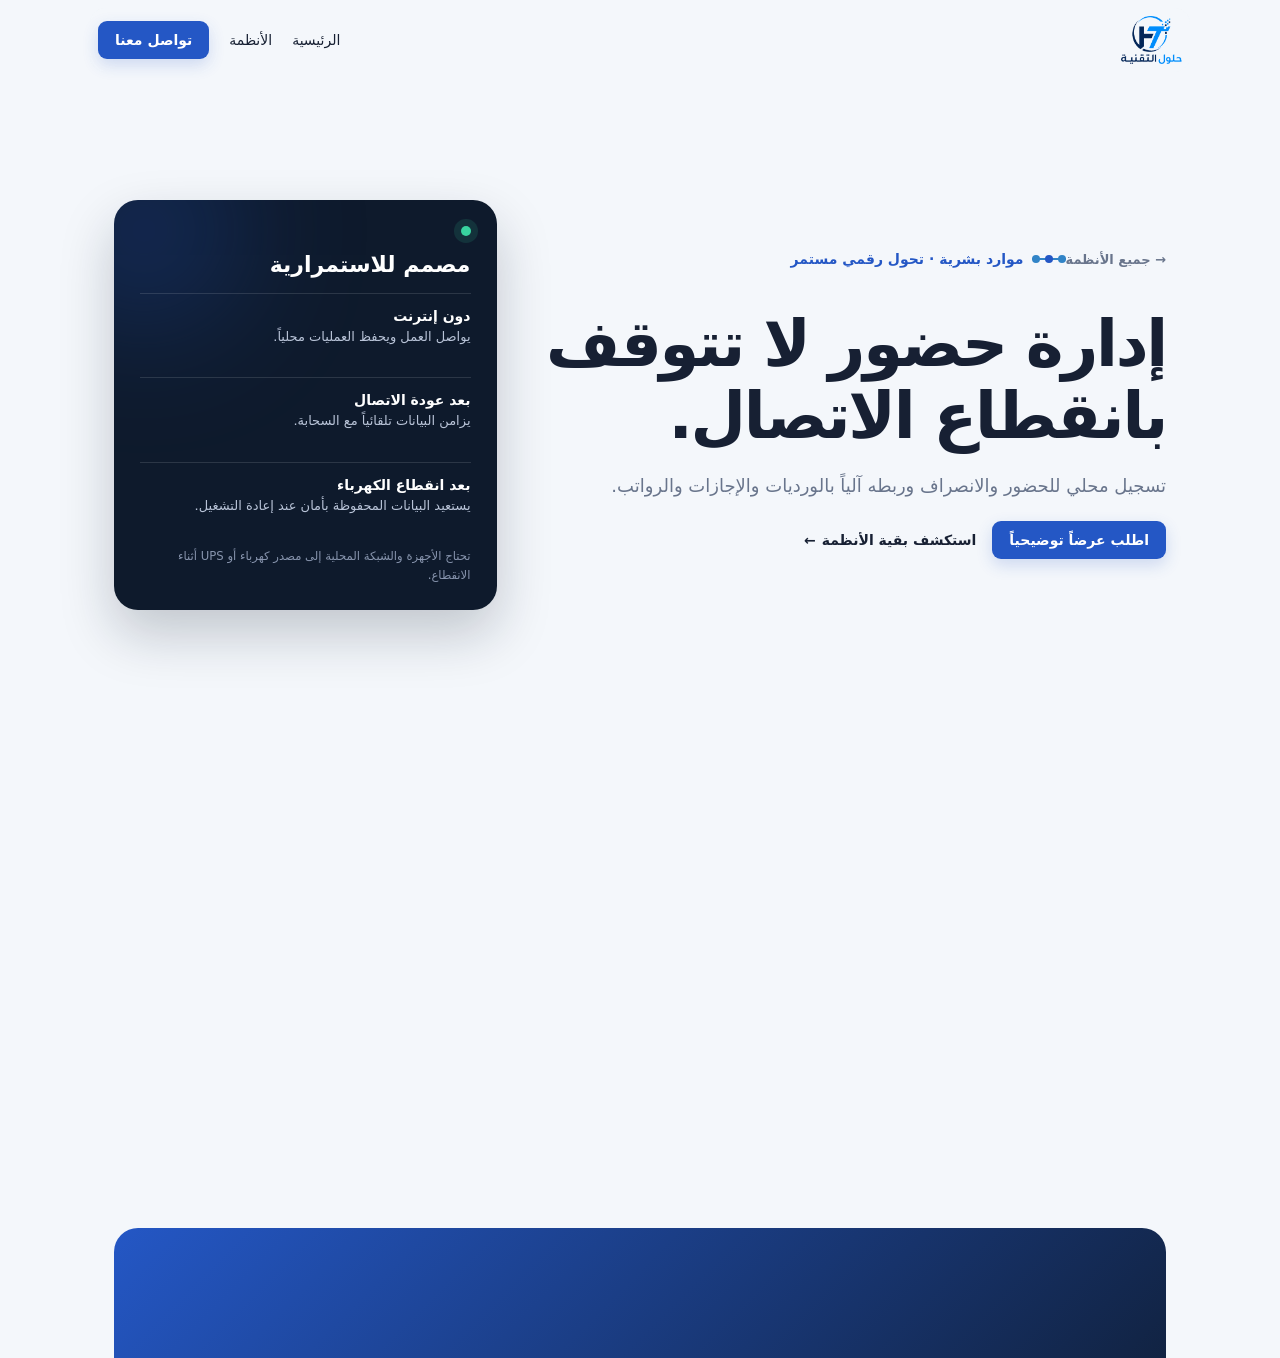
<file: software/attendance/index.html>
<!DOCTYPE html>
<html lang="ar" dir="rtl">
<head>
  <meta charset="UTF-8"><meta name="viewport" content="width=device-width,initial-scale=1,viewport-fit=cover"><meta name="theme-color" content="#f4f7fb">
  <title>نظام الحضور والانصراف | حلول التقنية</title>
  <meta name="description" content="إدارة رقمية للحضور والورديات والإجازات والرواتب مع تسجيل محلي وتقارير مركزية للفروع.">
  <link rel="canonical" href="https://holoolsoftware.com/software/attendance/"><link rel="icon" type="image/png" sizes="128x128" href="../../icon-web.png"><link rel="stylesheet" href="../../style.css">
  <script>(function(c,l,a,r,i,t,y){c[a]=c[a]||function(){(c[a].q=c[a].q||[]).push(arguments)};t=l.createElement(r);t.async=1;t.src="https://www.clarity.ms/tag/"+i;y=l.getElementsByTagName(r)[0];y.parentNode.insertBefore(t,y)})(window,document,"clarity","script","y0xp1u4uie");</script>
</head>
<body class="standalone-product" data-product="attendance">
  <header id="siteHeader"><a class="brand" href="../../" aria-label="حلول التقنية — الرئيسية"><img src="../../logo-web.png" width="205" height="160" alt="حلول التقنية" fetchpriority="high"></a><nav id="siteNav"><a href="../../">الرئيسية</a><a href="../../#services">الأنظمة</a><a class="btn" href="https://wa.me/249124376591">تواصل معنا</a></nav><button id="navToggle" aria-label="تبديل القائمة" aria-expanded="false" aria-controls="siteNav"><span></span><span></span><span></span></button></header>
  <main><div class="page product-page active" id="productPage"><noscript><h1>نظام الحضور والانصراف</h1><p>يرجى تفعيل JavaScript لعرض تفاصيل النظام.</p></noscript></div></main>
  <footer><div class="product-footer"><strong>جاهز لتنظيم فريقك رقمياً؟</strong><a class="btn" href="https://wa.me/249124376591">تحدث معنا عبر واتساب</a></div><p class="copyright">© 2026 حلول التقنية</p></footer>
  <script src="../product-page.js" defer></script>
</body></html>
</file>
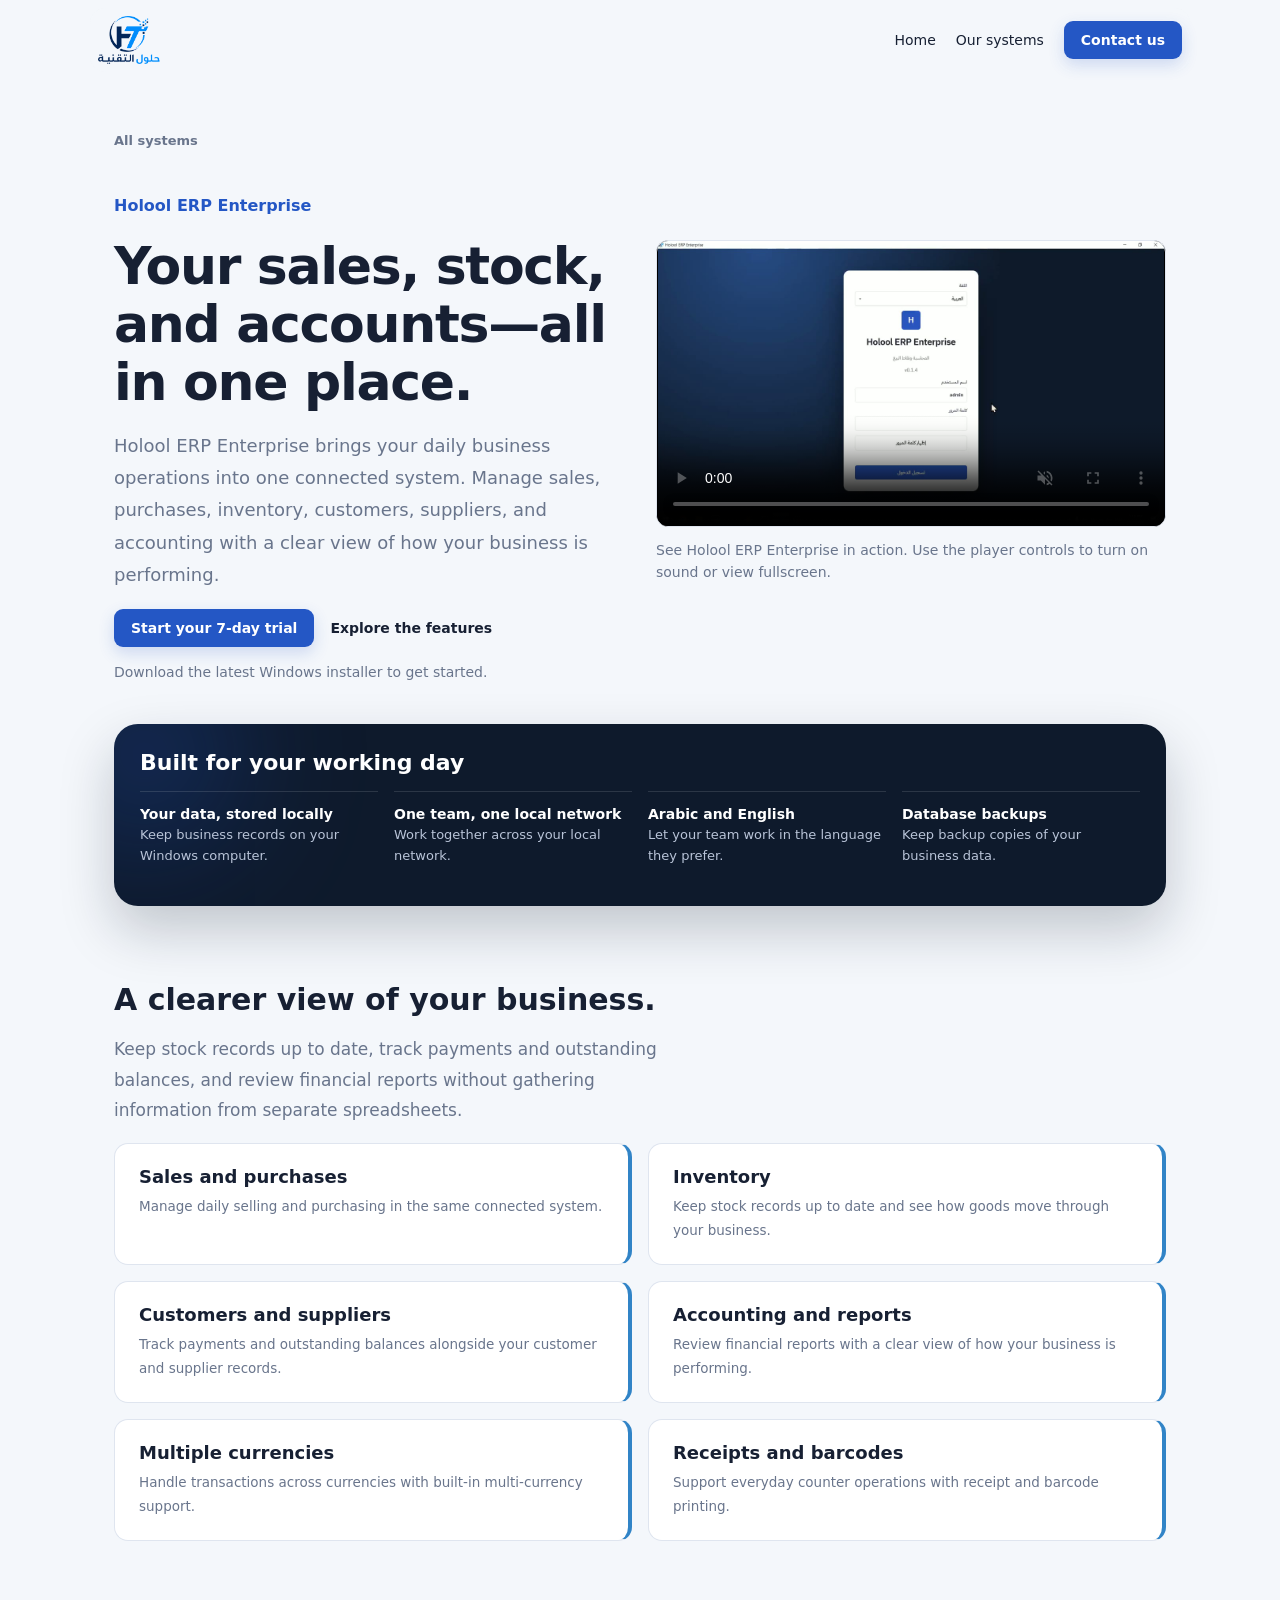
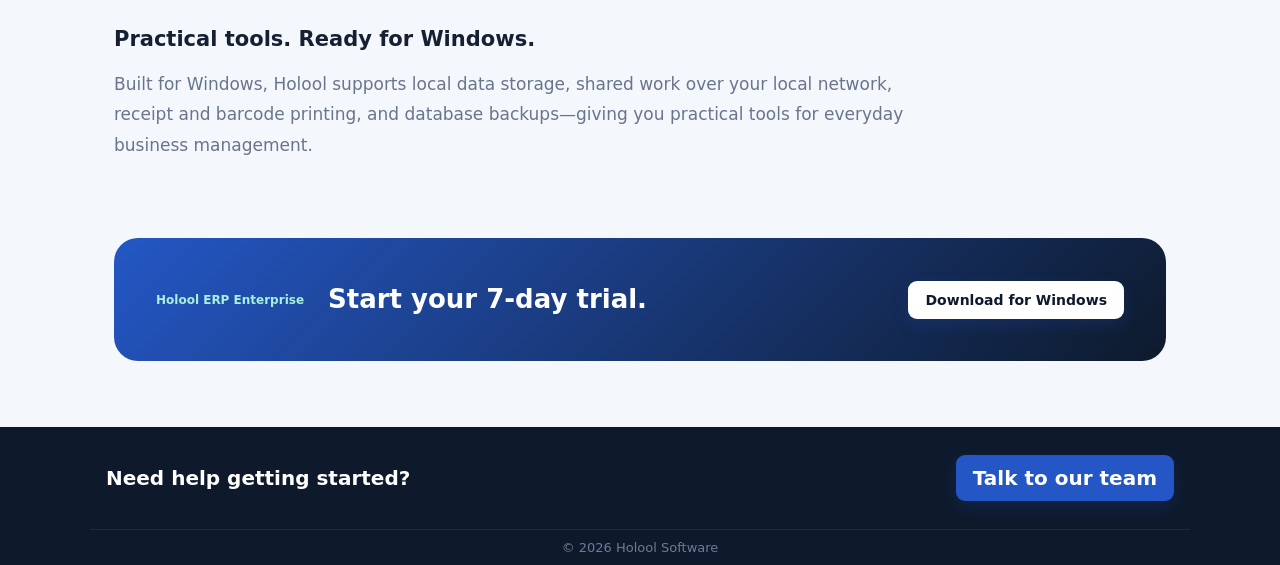
<file: software/erp/index.html>
<!DOCTYPE html>
<html lang="en" dir="ltr">
<head>
  <meta charset="UTF-8"><meta name="viewport" content="width=device-width,initial-scale=1,viewport-fit=cover"><meta name="theme-color" content="#f4f7fb">
  <title>Holool ERP Enterprise — Sales, Stock &amp; Accounting | Holool Software</title>
  <meta name="description" content="Manage sales, purchases, inventory, customers, suppliers and accounting with Holool ERP Enterprise for Windows. Arabic and English, multi-currency and local network support. Start your 7-day trial.">
  <link rel="canonical" href="https://holoolsoftware.com/software/erp/">
  <link rel="icon" type="image/png" href="../../icon-web.png"><link rel="stylesheet" href="../../style.css"><link rel="stylesheet" href="erp.css">
</head>
<body class="standalone-product erp-page">
  <header id="siteHeader"><a class="brand" href="../../" aria-label="Holool Software home"><img src="../../logo-web.png" width="205" height="160" alt="Holool Software" fetchpriority="high"></a><nav id="siteNav"><a href="../../">Home</a><a href="../../#services">Our systems</a><a class="btn" href="https://wa.me/249124376591">Contact us</a></nav><button id="navToggle" aria-label="Toggle navigation" aria-expanded="false" aria-controls="siteNav"><span></span><span></span><span></span></button></header>
  <main><div class="page product-page active">
    <section class="product-hero" aria-labelledby="erpTitle">
      <div class="product-copy">
        <a class="product-back" href="../../#services">All systems</a>
        <p class="erp-name">Holool ERP Enterprise</p>
        <h1 id="erpTitle">Your sales, stock, and accounts—all in one place.</h1>
        <p>Holool ERP Enterprise brings your daily business operations into one connected system. Manage sales, purchases, inventory, customers, suppliers, and accounting with a clear view of how your business is performing.</p>
        <div class="hero-actions"><a class="btn" id="downloadErp" href="https://github.com/MohamedFadlala/erp-releases/releases/download/0.1.4/Holool-ERP-Enterprise-Setup-0.1.4.exe" aria-describedby="downloadStatus">Start your 7-day trial</a><a class="btn-ghost" href="#features">Explore the features</a></div>
        <p id="downloadStatus" role="status" aria-live="polite">Download the latest Windows installer to get started.</p>
      </div>
      <figure class="erp-demo">
        <video id="erpDemo" autoplay muted playsinline controls preload="metadata" poster="erp-demo-poster.jpg" width="1920" height="1080" aria-label="Holool ERP Enterprise video walkthrough" aria-describedby="erpDemoCaption">
          <source src="erp-demo.mp4" type="video/mp4">
          Your browser does not support embedded video. <a href="erp-demo.mp4">Watch the ERP walkthrough</a>.
        </video>
        <figcaption id="erpDemoCaption">See Holool ERP Enterprise in action. Use the player controls to turn on sound or view fullscreen.</figcaption>
      </figure>
    </section>
    <aside class="continuity-card" aria-label="Built for your working day"><strong>Built for your working day</strong><div><b>Your data, stored locally</b><span>Keep business records on your Windows computer.</span></div><div><b>One team, one local network</b><span>Work together across your local network.</span></div><div><b>Arabic and English</b><span>Let your team work in the language they prefer.</span></div><div><b>Database backups</b><span>Keep backup copies of your business data.</span></div></aside>
    <section class="product-details" id="features" aria-labelledby="featuresTitle"><div class="section-head"><h2 id="featuresTitle">A clearer view of your business.</h2><p>Keep stock records up to date, track payments and outstanding balances, and review financial reports without gathering information from separate spreadsheets.</p></div><div class="detail-grid">
      <article><h3>Sales and purchases</h3><p>Manage daily selling and purchasing in the same connected system.</p></article>
      <article><h3>Inventory</h3><p>Keep stock records up to date and see how goods move through your business.</p></article>
      <article><h3>Customers and suppliers</h3><p>Track payments and outstanding balances alongside your customer and supplier records.</p></article>
      <article><h3>Accounting and reports</h3><p>Review financial reports with a clear view of how your business is performing.</p></article>
      <article><h3>Multiple currencies</h3><p>Handle transactions across currencies with built-in multi-currency support.</p></article>
      <article><h3>Receipts and barcodes</h3><p>Support everyday counter operations with receipt and barcode printing.</p></article>
    </div></section>
    <section class="erp-local" aria-labelledby="localTitle"><h2 id="localTitle">Practical tools. Ready for Windows.</h2><p>Built for Windows, Holool supports local data storage, shared work over your local network, receipt and barcode printing, and database backups—giving you practical tools for everyday business management.</p></section>
    <section class="product-outcome"><span>Holool ERP Enterprise</span><h2>Start your 7-day trial.</h2><a class="btn" href="#downloadErp">Download for Windows</a></section>
  </div></main>
  <footer><div class="product-footer"><strong>Need help getting started?</strong><a class="btn" href="https://wa.me/249124376591?text=Tell%20me%20about%20Holool%20ERP%20Enterprise" target="_blank" rel="noopener">Talk to our team</a></div><p class="copyright">© 2026 Holool Software</p></footer>
  <script src="erp.js" defer></script>
</body></html>
</file>
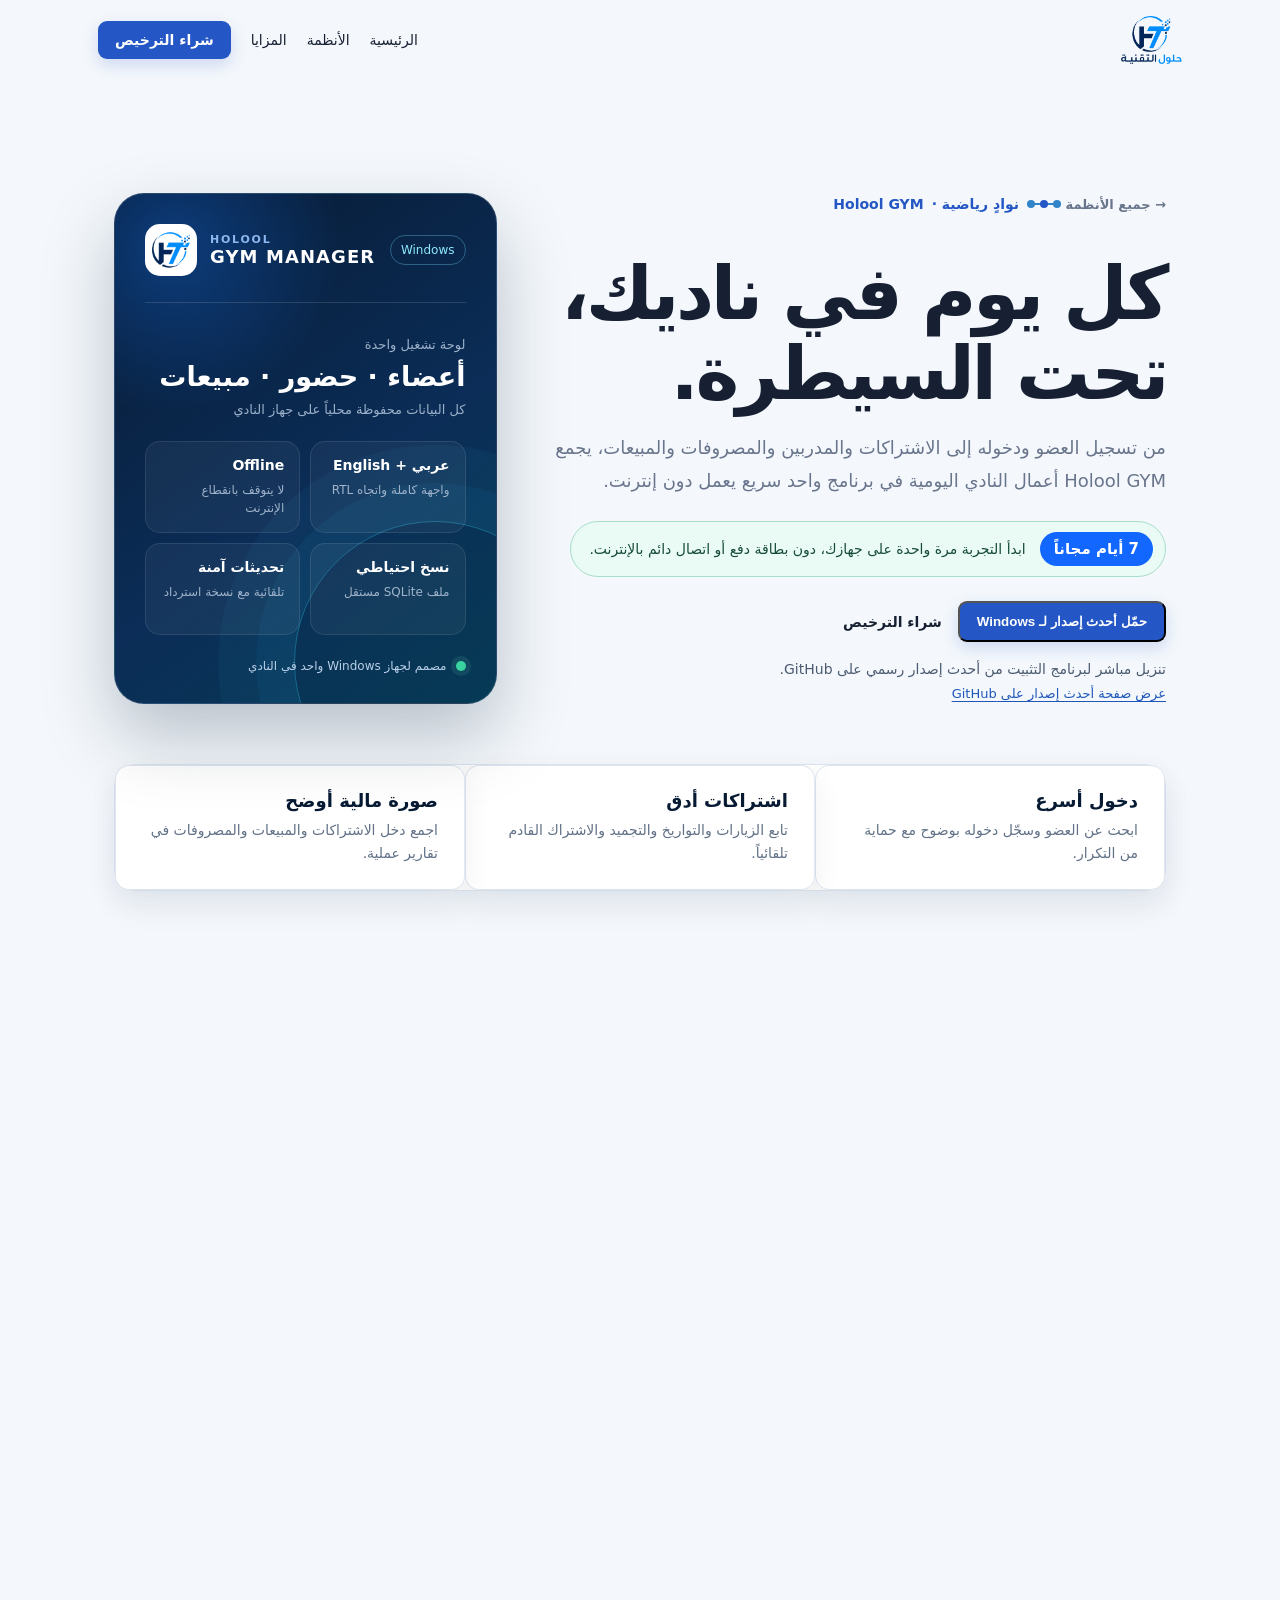
<file: software/gym/index.html>
<!DOCTYPE html>
<html lang="ar" dir="rtl">
<head>
  <meta charset="UTF-8">
  <meta name="viewport" content="width=device-width,initial-scale=1,viewport-fit=cover">
  <meta name="theme-color" content="#071a33">
  <title>Holool GYM — برنامج إدارة النوادي الرياضية | تجربة مجانية 7 أيام</title>
  <meta name="description" content="أدِر الأعضاء والاشتراكات والحضور والمدربين والمصروفات والمخزون ونقطة البيع مع Holool GYM. برنامج Windows يعمل دون إنترنت بالعربية والإنجليزية، مع تجربة مجانية لمدة 7 أيام.">
  <link rel="canonical" href="https://holoolsoftware.com/software/gym/">
  <link rel="icon" type="image/png" sizes="128x128" href="../../icon-web.png">
  <link rel="stylesheet" href="../../style.css">
  <link rel="stylesheet" href="gym.css">
  <script>(function(c,l,a,r,i,t,y){c[a]=c[a]||function(){(c[a].q=c[a].q||[]).push(arguments)};t=l.createElement(r);t.async=1;t.src="https://www.clarity.ms/tag/"+i;y=l.getElementsByTagName(r)[0];y.parentNode.insertBefore(t,y)})(window,document,"clarity","script","y0xp1u4uie");</script>
</head>
<body class="standalone-product gym-product">
  <header id="siteHeader">
    <a class="brand" href="../../" aria-label="حلول التقنية — الرئيسية"><img src="../../logo-web.png" width="205" height="160" alt="حلول التقنية" fetchpriority="high"></a>
    <nav id="siteNav"><a href="../../">الرئيسية</a><a href="../../#services">الأنظمة</a><a href="#features">المزايا</a><a class="btn" href="https://wa.me/249124376591?text=أريد%20شراء%20ترخيص%20Holool%20GYM" target="_blank" rel="noopener">شراء الترخيص</a></nav>
    <button id="navToggle" aria-label="تبديل القائمة" aria-expanded="false" aria-controls="siteNav"><span></span><span></span><span></span></button>
  </header>

  <main><div class="page product-page active" id="productPage">
    <section class="product-hero gym-hero">
      <div class="product-copy">
        <a class="product-back" href="../../#services">→ جميع الأنظمة</a>
        <span class="eyebrow"><i class="node-glyph" aria-hidden="true"></i>نوادٍ رياضية · <bdi lang="en">Holool GYM</bdi></span>
        <h1>كل يوم في ناديك، تحت السيطرة.</h1>
        <p>من تسجيل العضو ودخوله إلى الاشتراكات والمدربين والمصروفات والمبيعات، يجمع <bdi lang="en">Holool GYM</bdi> أعمال النادي اليومية في برنامج واحد سريع يعمل دون إنترنت.</p>
        <div class="trial-callout"><strong>7 أيام مجاناً</strong><span>ابدأ التجربة مرة واحدة على جهازك، دون بطاقة دفع أو اتصال دائم بالإنترنت.</span></div>
        <div class="hero-actions">
          <button class="btn gym-download" id="downloadGym" type="button" aria-describedby="downloadStatus" disabled>حمّل أحدث إصدار لـ Windows</button>
          <a class="btn-ghost" href="https://wa.me/249124376591?text=أريد%20شراء%20ترخيص%20Holool%20GYM" target="_blank" rel="noopener">شراء الترخيص</a>
        </div>
        <p id="downloadStatus" class="download-status" role="status" aria-live="polite">تنزيل مباشر لبرنامج التثبيت من أحدث إصدار رسمي على GitHub.</p>
        <a class="release-fallback" href="https://github.com/MohamedFadlala/gym-releases/releases/latest" target="_blank" rel="noopener">عرض صفحة أحدث إصدار على GitHub</a>
        <noscript><p>للتنزيل، افتح <a href="https://github.com/MohamedFadlala/gym-releases/releases/latest">صفحة أحدث إصدار على GitHub</a>.</p></noscript>
      </div>

      <aside class="gym-hero-card" aria-label="نظرة سريعة على النظام">
        <div class="gym-card-head"><img src="../../icon-web.png" width="52" height="52" alt=""><div><span>HOLOOL</span><strong>GYM MANAGER</strong></div><em>Windows</em></div>
        <div class="gym-card-metric"><span>لوحة تشغيل واحدة</span><strong>أعضاء · حضور · مبيعات</strong><small>كل البيانات محفوظة محلياً على جهاز النادي</small></div>
        <div class="gym-card-grid"><div><b>عربي + English</b><span>واجهة كاملة واتجاه RTL</span></div><div><b>Offline</b><span>لا يتوقف بانقطاع الإنترنت</span></div><div><b>نسخ احتياطي</b><span>ملف SQLite مستقل</span></div><div><b>تحديثات آمنة</b><span>تلقائية مع نسخة استرداد</span></div></div>
        <p><span class="live-dot"></span> مصمم لجهاز Windows واحد في النادي</p>
      </aside>
    </section>

    <section class="gym-benefits" aria-label="أهم فوائد Holool GYM">
      <article><strong>دخول أسرع</strong><span>ابحث عن العضو وسجّل دخوله بوضوح مع حماية من التكرار.</span></article>
      <article><strong>اشتراكات أدق</strong><span>تابع الزيارات والتواريخ والتجميد والاشتراك القادم تلقائياً.</span></article>
      <article><strong>صورة مالية أوضح</strong><span>اجمع دخل الاشتراكات والمبيعات والمصروفات في تقارير عملية.</span></article>
    </section>

    <section class="product-details" id="features">
      <div class="section-head"><span class="eyebrow"><i class="node-glyph" aria-hidden="true"></i>إدارة الأعضاء والاشتراكات</span><h2>استقبال منظم، من أول تسجيل إلى كل زيارة.</h2><p>كل ما يحتاجه فريق الاستقبال لخدمة الأعضاء بسرعة، مع قواعد واضحة تمنع الأخطاء اليومية.</p></div>
      <div class="detail-grid gym-feature-grid">
        <article><span class="feature-number">01</span><h3>ملف كامل لكل عضو</h3><p>رقم عضوية متسلسل، صورة، هاتف، تاريخ ميلاد، جهة اتصال للطوارئ، ملاحظات، وحالة نشط أو غير نشط أو مؤرشف.</p></article>
        <article><span class="feature-number">02</span><h3>أنشطة وخطط مرنة</h3><p>أنشئ أنشطة مثل الجيم والزومبا، وحدد لكل خطة السعر والمدة وعدد الزيارات، مع خصومات جاهزة قابلة للتعديل.</p></article>
        <article><span class="feature-number">03</span><h3>اشتراك حالي وقادم</h3><p>اسمح باشتراك نشط وآخر محجوز لكل نشاط. يبدأ الاشتراك القادم تلقائياً عند انتهاء الزيارات أو المدة.</p></article>
        <article><span class="feature-number">04</span><h3>حضور بضغطة واضحة</h3><p>كل تسجيل دخول مؤكد يستهلك زيارة واحدة، مع تحذير عند تكرار الدخول خلال 30 دقيقة وطلب تأكيد إضافي.</p></article>
        <article><span class="feature-number">05</span><h3>تجميد يحفظ حق العضو</h3><p>يمكن للمدير تجميد الاشتراك لعدد محدد من الأيام مع السبب؛ تُحفظ الزيارات ويمتد تاريخ الانتهاء تلقائياً.</p></article>
        <article><span class="feature-number">06</span><h3>إدارة المدربين</h3><p>أنشئ ملفات المدربين، فعّلها أو أوقفها، وعيّن مدرباً لكل عضو مع الاحتفاظ بالتغيير في سجل العمليات.</p></article>
      </div>
    </section>

    <section class="product-details gym-dark-section">
      <div class="section-head"><span class="eyebrow"><i class="node-glyph" aria-hidden="true"></i>المبيعات والمخزون والمالية</span><h2>لا تفصل الكاونتر عن أرقام النادي.</h2><p>سجّل المبيعات والمصروفات في نفس مساحة العمل التي تدير منها العضويات.</p></div>
      <div class="detail-grid gym-feature-grid">
        <article><span class="feature-number">07</span><h3>نقطة بيع مصغرة</h3><p>بع المياه والمشروبات والمنتجات من سلة متعددة الأصناف، واختر طريقة الدفع، ثم خصم الكميات مع تسجيل العملية كاملة.</p></article>
        <article><span class="feature-number">08</span><h3>مخزون وتنبيهات نقص</h3><p>تابع سعر البيع والتكلفة والرصيد وحد التنبيه. أضف مخزوناً أو صحح الكمية بسبب موثق، مع سجل لكل حركة.</p></article>
        <article><span class="feature-number">09</span><h3>مصروفات موثقة</h3><p>سجّل فئة المصروف وقيمته وتاريخه ووصفه والموظف الذي أدخله. يرى موظف الاستقبال مصروفاته فقط.</p></article>
        <article><span class="feature-number">10</span><h3>تقارير الإيرادات والربح</h3><p>راجع دخل الاشتراكات ومبيعات نقطة البيع والمصروفات، والربح الإجمالي للمنتجات، مع نطاق تاريخ تختاره.</p></article>
        <article><span class="feature-number">11</span><h3>تصدير CSV</h3><p>صدّر الاشتراكات المدفوعة والمبيعات والمصروفات للفترة المحددة إلى ملف CSV جاهز للمراجعة والتحليل.</p></article>
        <article><span class="feature-number">12</span><h3>تنبيهات يومية</h3><p>شاهد الاشتراكات التي تنتهي خلال 7 أيام، والعضويات ذات الزيارات القليلة، والمنتجات منخفضة المخزون.</p></article>
      </div>
    </section>

    <section class="product-details">
      <div class="section-head"><span class="eyebrow"><i class="node-glyph" aria-hidden="true"></i>تحكم وحماية واستمرارية</span><h2>بيانات ناديك معك، وصلاحيات فريقك واضحة.</h2></div>
      <div class="detail-grid gym-feature-grid">
        <article><span class="feature-number">13</span><h3>يعمل دون إنترنت</h3><p>البرنامج وبياناته يعملان محلياً على جهاز النادي. لا يحتاج التشغيل اليومي أو التحقق من الترخيص إلى خدمة سحابية.</p></article>
        <article><span class="feature-number">14</span><h3>العربية والإنجليزية</h3><p>واجهة كاملة باللغتين، تشمل القوائم والتواريخ والأرقام ورسائل التحقق، مع تخطيط عربي من اليمين إلى اليسار.</p></article>
        <article><span class="feature-number">15</span><h3>مدير وموظف استقبال</h3><p>صلاحيات منفصلة للحسابات: المدير يتحكم في الإعدادات والمالية والمخزون، والاستقبال ينفذ العمليات اليومية المسموح بها.</p></article>
        <article><span class="feature-number">16</span><h3>سجل تدقيق</h3><p>يسجل النظام العمليات الحساسة واسم الموظف، بما فيها المدفوعات والتجميد والإلغاء وتعديلات المخزون والحسابات.</p></article>
        <article><span class="feature-number">17</span><h3>نسخ احتياطي مستقل</h3><p>صدّر نسخة SQLite متسقة من الإعدادات لإبقائها على قرص آخر واستعادة مساحة العمل كاملة عند الحاجة.</p></article>
        <article><span class="feature-number">18</span><h3>تحديثات تلقائية آمنة</h3><p>يتحقق إصدار Windows المثبت من التحديثات وينزلها في الخلفية، وينشئ نسخة استرداد قبل السماح بالتثبيت.</p></article>
      </div>
    </section>

    <section class="license-section" id="license">
      <div><span>ترخيص دائم لجهازك</span><h2>جرّب النظام 7 أيام، ثم فعّل الترخيص دون إنترنت.</h2><p>يعرض البرنامج رقم الجهاز الخاص بك. أرسله إلى حلول التقنية للحصول على ملف ترخيص دائم مرتبط بذلك الجهاز.</p></div>
      <div class="license-contact"><small>رقم شراء الترخيص والدعم</small><a href="tel:+249124376591" dir="ltr">+249 124 376 591</a><a class="btn" href="https://wa.me/249124376591?text=أريد%20شراء%20ترخيص%20Holool%20GYM" target="_blank" rel="noopener">اطلب الترخيص عبر واتساب</a></div>
    </section>

    <section class="product-outcome gym-final-cta"><span>ابدأ اليوم</span><h2>حمّل Holool GYM وابدأ تجربتك المجانية لمدة 7 أيام.</h2><button class="btn" type="button" data-download-gym>تنزيل أحدث إصدار</button></section>
  </div></main>

  <footer><div class="product-footer"><strong>تحتاج مساعدة في التثبيت أو الترخيص؟</strong><a class="btn" href="https://wa.me/249124376591?text=أحتاج%20مساعدة%20في%20Holool%20GYM" target="_blank" rel="noopener">تحدث معنا عبر واتساب</a></div><p class="copyright">© 2026 حلول التقنية</p></footer>
  <script src="gym.js" defer></script>
</body>
</html>
</file>
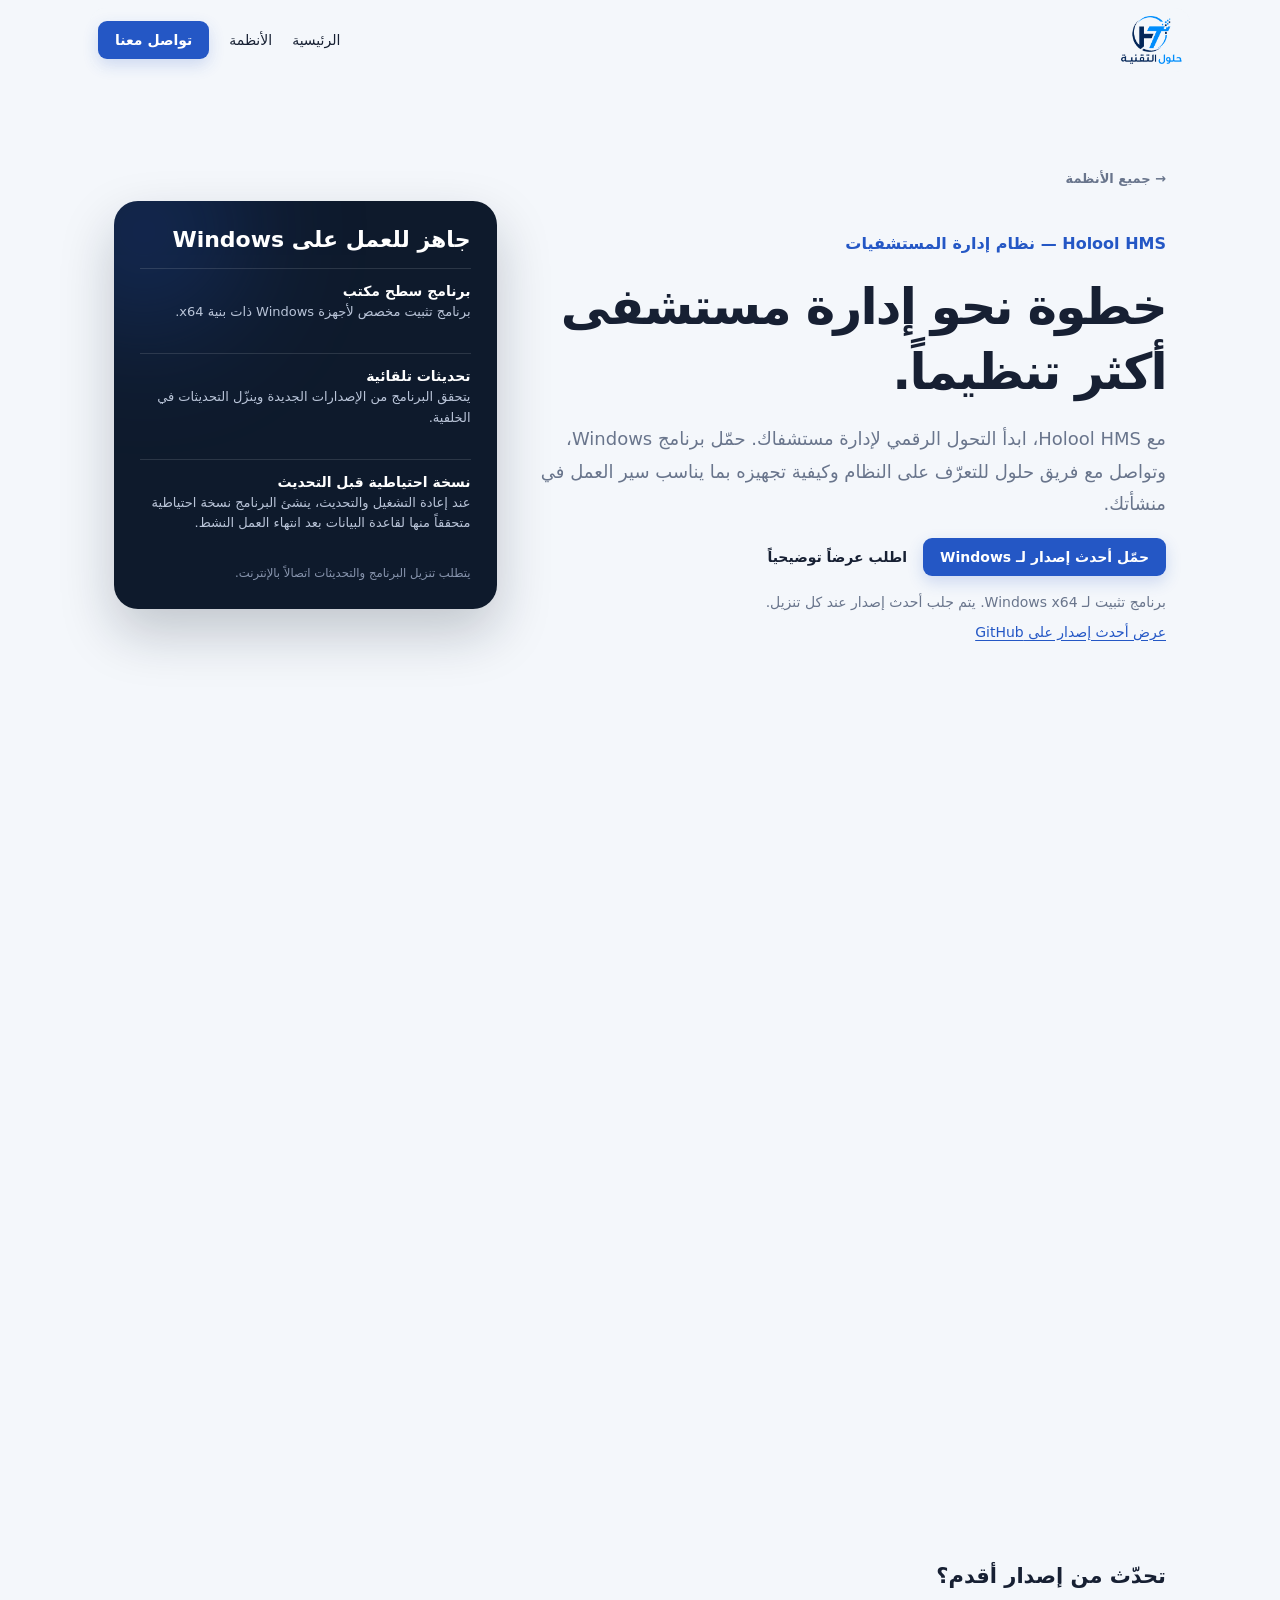
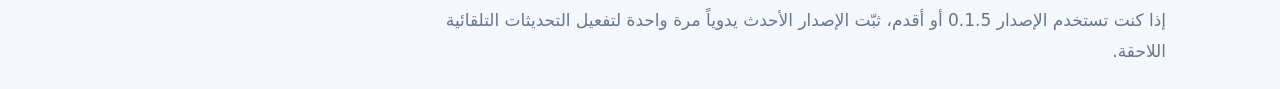
<file: software/hms/index.html>
<!DOCTYPE html>
<html lang="ar" dir="rtl">
<head>
  <meta charset="UTF-8"><meta name="viewport" content="width=device-width,initial-scale=1,viewport-fit=cover"><meta name="theme-color" content="#f4f7fb">
  <title>Holool HMS — نظام إدارة المستشفيات | حلول التقنية</title>
  <meta name="description" content="Holool HMS لإدارة المستشفيات على Windows x64. حمّل أحدث إصدار مباشرة، وتواصل مع فريق حلول لمعرفة مزايا النظام وتجهيزه لمستشفاك.">
  <link rel="canonical" href="https://holoolsoftware.com/software/hms/">
  <link rel="icon" type="image/png" href="../../icon-web.png"><link rel="stylesheet" href="../../style.css"><link rel="stylesheet" href="hms.css">
</head>
<body class="standalone-product hms-page">
  <header id="siteHeader"><a class="brand" href="../../" aria-label="حلول التقنية — الرئيسية"><img src="../../logo-web.png" width="205" height="160" alt="حلول التقنية" fetchpriority="high"></a><nav id="siteNav"><a href="../../">الرئيسية</a><a href="../../#services">الأنظمة</a><a class="btn" href="https://wa.me/249124376591">تواصل معنا</a></nav><button id="navToggle" aria-label="تبديل القائمة" aria-expanded="false" aria-controls="siteNav"><span></span><span></span><span></span></button></header>
  <main><div class="page product-page active">
    <section class="product-hero" aria-labelledby="hmsTitle">
      <div class="product-copy">
        <a class="product-back" href="../../#services">→ جميع الأنظمة</a>
        <p class="hms-name"><bdi lang="en">Holool HMS</bdi> — نظام إدارة المستشفيات</p>
        <h1 id="hmsTitle">خطوة نحو إدارة مستشفى أكثر تنظيماً.</h1>
        <p>مع <bdi lang="en">Holool HMS</bdi>، ابدأ التحول الرقمي لإدارة مستشفاك. حمّل برنامج Windows، وتواصل مع فريق حلول للتعرّف على النظام وكيفية تجهيزه بما يناسب سير العمل في منشأتك.</p>
        <div class="hero-actions"><a class="btn" id="downloadHms" data-release-repo="hms-releases" href="https://github.com/MohamedFadlala/hms-releases/releases/latest" aria-describedby="downloadStatus">حمّل أحدث إصدار لـ Windows</a><a class="btn-ghost" href="https://wa.me/249124376591?text=أريد%20عرضاً%20توضيحياً%20لنظام%20Holool%20HMS" target="_blank" rel="noopener">اطلب عرضاً توضيحياً</a></div>
        <p id="downloadStatus" role="status" aria-live="polite">برنامج تثبيت لـ Windows x64. يتم جلب أحدث إصدار عند كل تنزيل.</p>
        <a class="hms-release-link" href="https://github.com/MohamedFadlala/hms-releases/releases/latest" target="_blank" rel="noopener">عرض أحدث إصدار على GitHub</a>
        <noscript><p>للتنزيل دون JavaScript، افتح أحدث إصدار على GitHub واختر ملف التثبيت .exe من Assets.</p></noscript>
      </div>
      <aside class="continuity-card" aria-label="التثبيت والتحديث"><strong>جاهز للعمل على Windows</strong><div><b>برنامج سطح مكتب</b><span>برنامج تثبيت مخصص لأجهزة Windows ذات بنية x64.</span></div><div><b>تحديثات تلقائية</b><span>يتحقق البرنامج من الإصدارات الجديدة وينزّل التحديثات في الخلفية.</span></div><div><b>نسخة احتياطية قبل التحديث</b><span>عند إعادة التشغيل والتحديث، ينشئ البرنامج نسخة احتياطية متحققاً منها لقاعدة البيانات بعد انتهاء العمل النشط.</span></div><small>يتطلب تنزيل البرنامج والتحديثات اتصالاً بالإنترنت.</small></aside>
    </section>
    <section class="product-details" aria-labelledby="detailsTitle"><div class="section-head"><h2 id="detailsTitle">من التنزيل إلى التشغيل، بخطوات واضحة.</h2></div><div class="detail-grid">
      <article><h3>نزّل أحدث إصدار</h3><p>احصل على برنامج التثبيت مباشرة من مستودع إصدارات حلول الرسمي. يتبع رابط التنزيل أحدث إصدار متاح تلقائياً.</p></article>
      <article><h3>تعرّف على النظام مع فريقنا</h3><p>تواصل معنا لعرض النظام ومناقشة متطلبات المستشفى والتجهيز المناسب قبل بدء الاستخدام.</p></article>
      <article><h3>تابع التحديثات</h3><p>توفّر صفحة الإصدارات ملاحظات التحديث وملفات التثبيت. تبقى بيانات المستشفى والتفعيل والإعدادات ضمن ملف المستخدم نفسه عند التحديث.</p></article>
    </div></section>
    <section class="hms-install" aria-labelledby="installTitle"><h2 id="installTitle">تحدّث من إصدار أقدم؟</h2><p>إذا كنت تستخدم الإصدار 0.1.5 أو أقدم، ثبّت الإصدار الأحدث يدوياً مرة واحدة لتفعيل التحديثات التلقائية اللاحقة.</p></section>
    <section class="product-outcome"><span lang="en">Holool HMS</span><h2>ابدأ مع نظام إدارة المستشفيات من حلول.</h2><a class="btn" href="#downloadHms">تنزيل البرنامج</a></section>
  </div></main>
  <footer><div class="product-footer"><strong>تحتاج مساعدة في التجهيز؟</strong><a class="btn" href="https://wa.me/249124376591?text=أريد%20المساعدة%20في%20تجهيز%20Holool%20HMS" target="_blank" rel="noopener">تحدث معنا عبر واتساب</a></div><p class="copyright">© 2026 حلول التقنية</p></footer>
  <script src="hms.js" defer></script><script src="../release-download.js" defer></script>
</body></html>
</file>
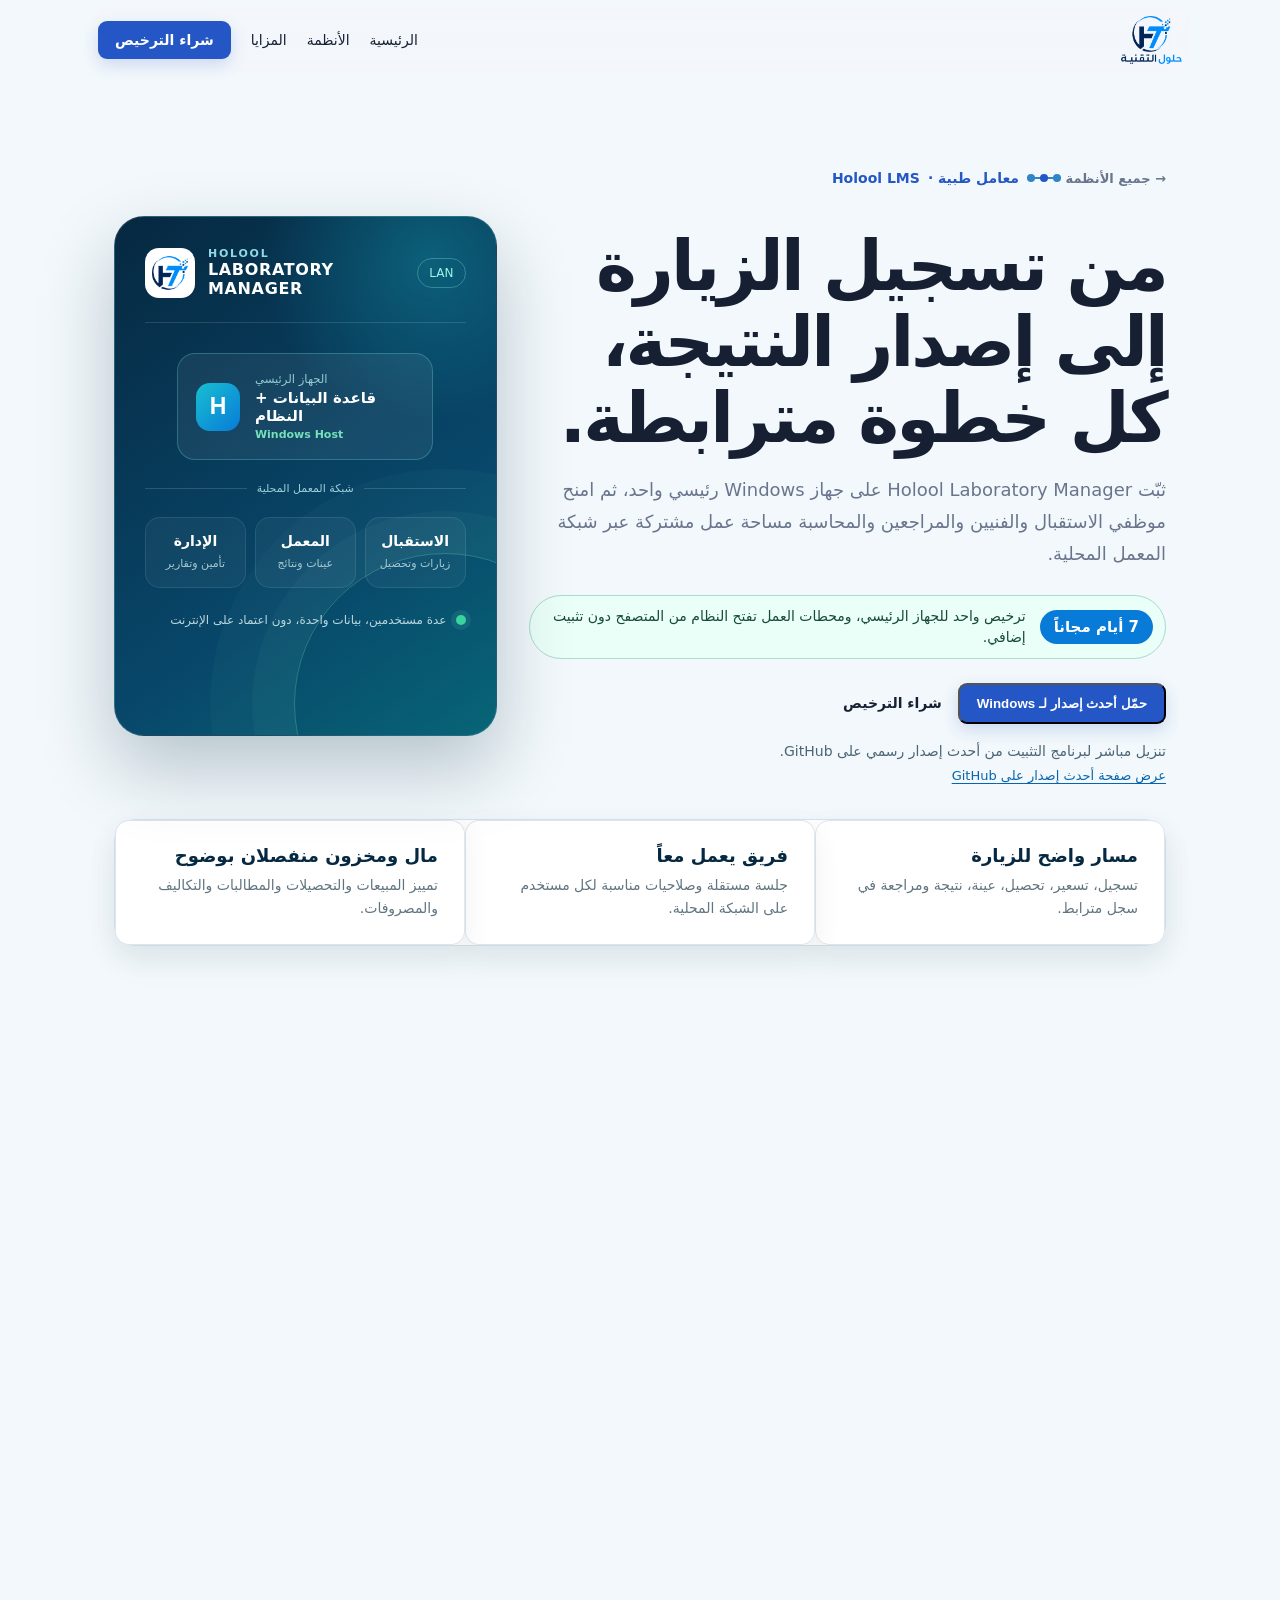
<file: software/labs/index.html>
<!DOCTYPE html>
<html lang="ar" dir="rtl">
<head>
  <meta charset="UTF-8">
  <meta name="viewport" content="width=device-width,initial-scale=1,viewport-fit=cover">
  <meta name="theme-color" content="#062841">
  <title>Holool LMS — برنامج إدارة المعامل الطبية | تجربة مجانية 7 أيام</title>
  <meta name="description" content="أدِر زيارات المرضى والتحصيل والعينات والنتائج والتأمين والمخزون والتقارير مع Holool LMS. نظام Windows يعمل محلياً ويتيح لفريق المعمل العمل معاً عبر الشبكة، مع تجربة مجانية 7 أيام.">
  <link rel="canonical" href="https://holoolsoftware.com/software/labs/">
  <link rel="icon" type="image/png" sizes="128x128" href="../../icon-web.png">
  <link rel="stylesheet" href="../../style.css">
  <link rel="stylesheet" href="lms.css">
  <script>(function(c,l,a,r,i,t,y){c[a]=c[a]||function(){(c[a].q=c[a].q||[]).push(arguments)};t=l.createElement(r);t.async=1;t.src="https://www.clarity.ms/tag/"+i;y=l.getElementsByTagName(r)[0];y.parentNode.insertBefore(t,y)})(window,document,"clarity","script","y0xp1u4uie");</script>
</head>
<body class="standalone-product lms-product">
  <header id="siteHeader">
    <a class="brand" href="../../" aria-label="حلول التقنية — الرئيسية"><img src="../../logo-web.png" width="205" height="160" alt="حلول التقنية" fetchpriority="high"></a>
    <nav id="siteNav"><a href="../../">الرئيسية</a><a href="../../#services">الأنظمة</a><a href="#features">المزايا</a><a class="btn" href="https://wa.me/249124376591?text=أريد%20شراء%20ترخيص%20Holool%20LMS" target="_blank" rel="noopener">شراء الترخيص</a></nav>
    <button id="navToggle" aria-label="تبديل القائمة" aria-expanded="false" aria-controls="siteNav"><span></span><span></span><span></span></button>
  </header>

  <main><div class="page product-page active" id="productPage">
    <section class="product-hero lms-hero">
      <div class="product-copy">
        <a class="product-back" href="../../#services">→ جميع الأنظمة</a>
        <span class="eyebrow"><i class="node-glyph" aria-hidden="true"></i>معامل طبية · <bdi lang="en">Holool LMS</bdi></span>
        <h1>من تسجيل الزيارة إلى إصدار النتيجة، كل خطوة مترابطة.</h1>
        <p>ثبّت <bdi lang="en">Holool Laboratory Manager</bdi> على جهاز Windows رئيسي واحد، ثم امنح موظفي الاستقبال والفنيين والمراجعين والمحاسبة مساحة عمل مشتركة عبر شبكة المعمل المحلية.</p>
        <div class="trial-callout"><strong>7 أيام مجاناً</strong><span>ترخيص واحد للجهاز الرئيسي، ومحطات العمل تفتح النظام من المتصفح دون تثبيت إضافي.</span></div>
        <div class="hero-actions">
          <button class="btn lms-download" id="downloadLms" type="button" aria-describedby="downloadStatus" disabled>حمّل أحدث إصدار لـ Windows</button>
          <a class="btn-ghost" href="https://wa.me/249124376591?text=أريد%20شراء%20ترخيص%20Holool%20LMS" target="_blank" rel="noopener">شراء الترخيص</a>
        </div>
        <p id="downloadStatus" class="download-status" role="status" aria-live="polite">تنزيل مباشر لبرنامج التثبيت من أحدث إصدار رسمي على GitHub.</p>
        <a class="release-fallback" href="https://github.com/MohamedFadlala/lms-releases/releases/latest" target="_blank" rel="noopener">عرض صفحة أحدث إصدار على GitHub</a>
        <noscript><p>للتنزيل، افتح <a href="https://github.com/MohamedFadlala/lms-releases/releases/latest">صفحة أحدث إصدار على GitHub</a>.</p></noscript>
      </div>

      <aside class="lms-network-card" aria-label="طريقة تشغيل Holool LMS داخل المعمل">
        <div class="lms-card-head"><img src="../../icon-web.png" width="50" height="50" alt=""><div><span>HOLOOL</span><strong>LABORATORY MANAGER</strong></div><em>LAN</em></div>
        <div class="host-node"><span class="host-icon">H</span><div><small>الجهاز الرئيسي</small><strong>قاعدة البيانات + النظام</strong><b>Windows Host</b></div></div>
        <div class="network-line"><i></i><span>شبكة المعمل المحلية</span><i></i></div>
        <div class="workstations"><div><b>الاستقبال</b><span>زيارات وتحصيل</span></div><div><b>المعمل</b><span>عينات ونتائج</span></div><div><b>الإدارة</b><span>تأمين وتقارير</span></div></div>
        <p><span class="live-dot"></span> عدة مستخدمين، بيانات واحدة، دون اعتماد على الإنترنت</p>
      </aside>
    </section>

    <section class="lms-benefits" aria-label="أهم فوائد Holool LMS">
      <article><strong>مسار واضح للزيارة</strong><span>تسجيل، تسعير، تحصيل، عينة، نتيجة ومراجعة في سجل مترابط.</span></article>
      <article><strong>فريق يعمل معاً</strong><span>جلسة مستقلة وصلاحيات مناسبة لكل مستخدم على الشبكة المحلية.</span></article>
      <article><strong>مال ومخزون منفصلان بوضوح</strong><span>تمييز المبيعات والتحصيلات والمطالبات والتكاليف والمصروفات.</span></article>
    </section>

    <section class="product-details" id="features">
      <div class="section-head"><span class="eyebrow"><i class="node-glyph" aria-hidden="true"></i>الاستقبال والتحصيل</span><h2>ابدأ الزيارة بسعر واضح، وأكملها دون ازدواجية.</h2><p>صُمم النظام حول زيارات مستقلة تحفظ تفاصيل المريض والأسعار والتغطية كما كانت وقت التسجيل.</p></div>
      <div class="detail-grid lms-feature-grid">
        <article><span class="feature-number">01</span><h3>زيارات مستقلة بأرقام متسلسلة</h3><p>سجّل اسم المريض—بما في ذلك الأسماء العربية—والعمر أو تاريخ الميلاد والجنس والهاتف، واختر التحاليل المطلوبة لكل زيارة.</p></article>
        <article><span class="feature-number">02</span><h3>كتالوج تحاليل قابل للإدارة</h3><p>عرّف كود التحليل واسمه وسعره ونوع العينة وحقول النتيجة والوصفة المادية، مع حفظ سعر كل تحليل داخل الزيارة.</p></article>
        <article><span class="feature-number">03</span><h3>نقطة تحصيل منضبطة</h3><p>يحصّل النظام كامل حصة المريض في دفعة واحدة نقداً أو عبر بنكك أو تحويل بنكي، مع مرجع إلزامي للتحويل.</p></article>
        <article><span class="feature-number">04</span><h3>حصة تأمين محفوظة</h3><p>تُحسب حصة المريض وشركة التأمين عند إنشاء الزيارة وتبقى محفوظة حتى لو تغيّرت الأسعار أو قواعد الخطة لاحقاً.</p></article>
        <article><span class="feature-number">05</span><h3>تحكم في الاسترداد</h3><p>يسمح النظام باسترداد الزيارة المدفوعة قبل جمع العينة فقط، مع سبب وصلة بالدفعة الأصلية ومنع الاسترداد بعد الجمع.</p></article>
        <article><span class="feature-number">06</span><h3>لوحة يومية عملية</h3><p>تابع زيارات اليوم وتحصيلات المرضى والمطالبات القائمة والأصناف منخفضة المخزون من شاشة واحدة.</p></article>
      </div>
    </section>

    <section class="product-details lms-dark-section">
      <div class="section-head"><span class="eyebrow"><i class="node-glyph" aria-hidden="true"></i>العينات والنتائج</span><h2>كل عينة لها حالة، وكل نتيجة لها مسؤول.</h2><p>فعّل مسار المعمل عندما تحتاج تتبعاً كاملاً، أو عطّله مع الحفاظ على السجلات التاريخية والعمليات المالية.</p></div>
      <div class="detail-grid lms-feature-grid">
        <article><span class="feature-number">07</span><h3>مسار عينات واضح</h3><p>تنتقل العينة بين مجمّعة ومستلمة وقيد المعالجة ومكتملة، مع سجل للموظف والوقت لكل انتقال.</p></article>
        <article><span class="feature-number">08</span><h3>رفض وإعادة جمع موثقان</h3><p>تدعم قواعد النظام رفض العينة بسبب مسجل ثم إعادة جمعها، دون الكتابة فوق تاريخها السابق.</p></article>
        <article><span class="feature-number">09</span><h3>نتائج متعددة الحقول</h3><p>احفظ تحاليل مثل CBC كتحليل واحد يحتوي عدة حقول، وأنشئ نتيجة مرتبطة بالزيارة والتحليل وإصدار القالب المستخدم.</p></article>
        <article><span class="feature-number">10</span><h3>إدخال ومراجعة واعتماد</h3><p>تمر النتيجة من مسودة إلى مرسلة ثم معتمدة وصادرة، ويمكن فرض أن يكون المراجع شخصاً مختلفاً عن كاتب النتيجة.</p></article>
        <article><span class="feature-number">11</span><h3>سجل تعديلات النتائج</h3><p>أي تعديل بعد الاعتماد أو الإصدار ينشئ إصداراً جديداً مرتبطاً بالسابق ويتطلب سبباً للتعديل.</p></article>
        <article><span class="feature-number">12</span><h3>مسار عمل اختياري</h3><p>يمكن للإدارة تشغيل وحدة المعمل أو تعطيلها، ولا يسمح النظام بتعطيلها قبل إنهاء العينات النشطة أو رفضها.</p></article>
      </div>
    </section>

    <section class="product-details">
      <div class="section-head"><span class="eyebrow"><i class="node-glyph" aria-hidden="true"></i>التأمين والمخزون والمالية</span><h2>تعرف ما بيع، وما حُصّل، وما استُهلك.</h2></div>
      <div class="detail-grid lms-feature-grid">
        <article><span class="feature-number">13</span><h3>شركات وخطط تأمين</h3><p>أنشئ الشركات والخطط ونسب التغطية ومتطلبات الموافقة، واحفظ رقم العضوية ومرجع الموافقة مع الزيارة.</p></article>
        <article><span class="feature-number">14</span><h3>مطالبات وتسويات جزئية</h3><p>تابع المطالبة من المسودة إلى التقديم والدفع الجزئي أو الكامل والرفض، وسجّل كل تحصيل دون إنشاء مبيعات مكررة.</p></article>
        <article><span class="feature-number">15</span><h3>مخزون بوحدات أساسية</h3><p>تابع المواد والكواشف والأنابيب، والاستلام من الموردين، والتكلفة المتوسطة، والدُفعات والصلاحية وحدود النقص.</p></article>
        <article><span class="feature-number">16</span><h3>استهلاك مرتبط بالتحاليل</h3><p>اربط المواد بوصفة التحليل، واخصمها عند التحصيل أو عند الاستخدام، مع احتساب المستلزمات المشتركة مثل الأنبوب مرة واحدة.</p></article>
        <article><span class="feature-number">17</span><h3>جرد وحركات لا تُمحى</h3><p>قارن الرصيد المتوقع بالمعدود، وأنشئ تسوية بسبب موثق داخل سجل حركات متتابع بدلاً من تعديل التاريخ السابق.</p></article>
        <article><span class="feature-number">18</span><h3>تقارير مالية مفصّلة</h3><p>افصل صافي المبيعات عن تحصيلات المرضى وشركات التأمين والمطالبات والتكلفة المادية والمصروفات والربح التشغيلي التقديري.</p></article>
      </div>
    </section>

    <section class="control-section">
      <div class="section-head"><span class="eyebrow"><i class="node-glyph" aria-hidden="true"></i>حماية واستمرارية</span><h2>مصمم لشبكة المعمل، لا للإنترنت العام.</h2></div>
      <div class="control-grid">
        <article><b>خمسة أدوار جاهزة</b><span>استقبال وكاشير، فني معمل، مراجع نتائج، مسؤول مخزون، ومحاسب، إضافة إلى المدير.</span></article>
        <article><b>جلسات وصلاحيات مستقلة</b><span>كل موظف يدخل بحسابه، وتُفحص صلاحياته لكل عملية مع حماية CSRF وتعطيل الجلسات عند إيقاف الحساب.</span></article>
        <article><b>سجل تدقيق</b><span>يسجل النظام منفذ العمليات المالية والمخبرية والإدارية الحساسة وتوقيتها.</span></article>
        <article><b>نسخ احتياطي متحقق</b><span>ينشئ نسخة SQLite متسقة مع بيان ملفات وبصمات تحقق، لتقليل خطر النسخ الناقص أو التالف.</span></article>
        <article><b>تحديثات آمنة</b><span>يتوقف التثبيت حتى يدخل النظام وضع الصيانة وينهي العمليات الجارية وينشئ نسخة استرداد جديدة.</span></article>
        <article><b>تشغيل محلي</b><span>يعمل الفريق عبر LAN دون إنترنت. يجب أن يبقى الجهاز الرئيسي قيد التشغيل ومتصلًا بشبكة المعمل.</span></article>
      </div>
    </section>

    <section class="license-section" id="license">
      <div><span>ترخيص الجهاز الرئيسي</span><h2>جرّب النظام 7 أيام، ثم فعّل ترخيصاً دائماً دون إنترنت.</h2><p>يعرض البرنامج رقم الجهاز الرئيسي. أرسله إلى حلول التقنية للحصول على ملف ترخيص دائم؛ أجهزة الموظفين على الشبكة لا تحتاج تراخيص منفصلة.</p></div>
      <div class="license-contact"><small>رقم شراء الترخيص والدعم</small><a href="tel:+249124376591" dir="ltr">+249 124 376 591</a><a class="btn" href="https://wa.me/249124376591?text=أريد%20شراء%20ترخيص%20Holool%20LMS" target="_blank" rel="noopener">اطلب الترخيص عبر واتساب</a></div>
    </section>

    <section class="product-outcome lms-final-cta"><span>ابدأ الآن</span><h2>حمّل Holool LMS وابدأ تجربة المعمل المشتركة لمدة 7 أيام.</h2><button class="btn" type="button" data-download-lms>تنزيل أحدث إصدار</button></section>
  </div></main>

  <footer><div class="product-footer"><strong>تحتاج مساعدة في إعداد الجهاز الرئيسي أو الترخيص؟</strong><a class="btn" href="https://wa.me/249124376591?text=أحتاج%20مساعدة%20في%20Holool%20LMS" target="_blank" rel="noopener">تحدث معنا عبر واتساب</a></div><p class="copyright">© 2026 حلول التقنية</p></footer>
  <script src="lms.js" defer></script>
</body>
</html>
</file>
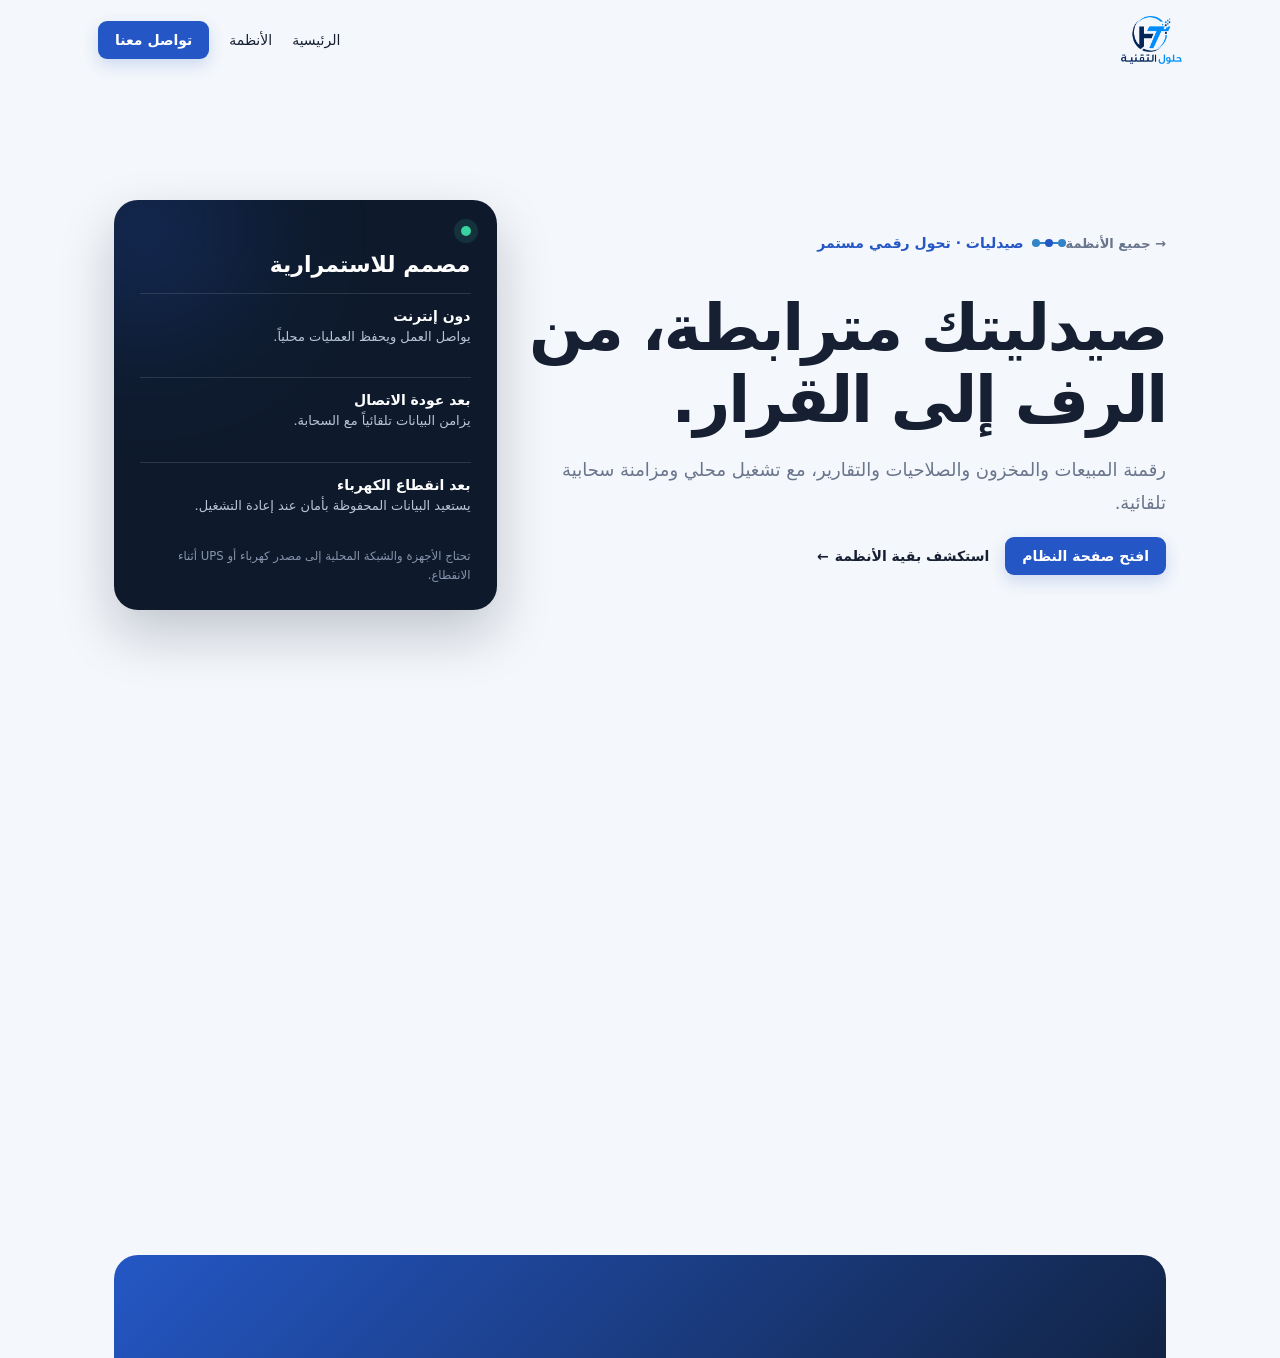
<file: software/pharmacy/index.html>
<!DOCTYPE html>
<html lang="ar" dir="rtl">
<head>
  <meta charset="UTF-8"><meta name="viewport" content="width=device-width,initial-scale=1,viewport-fit=cover"><meta name="theme-color" content="#f4f7fb">
  <title>نظام إدارة الصيدليات | حلول التقنية</title>
  <meta name="description" content="نظام رقمي لإدارة مبيعات ومخزون الصيدليات، يعمل محلياً دون إنترنت ويتزامن تلقائياً مع السحابة.">
  <link rel="canonical" href="https://holoolsoftware.com/software/pharmacy/"><link rel="icon" type="image/png" sizes="128x128" href="../../icon-web.png"><link rel="stylesheet" href="../../style.css">
  <script>(function(c,l,a,r,i,t,y){c[a]=c[a]||function(){(c[a].q=c[a].q||[]).push(arguments)};t=l.createElement(r);t.async=1;t.src="https://www.clarity.ms/tag/"+i;y=l.getElementsByTagName(r)[0];y.parentNode.insertBefore(t,y)})(window,document,"clarity","script","y0xp1u4uie");</script>
</head>
<body class="standalone-product" data-product="pharmacy">
  <header id="siteHeader"><a class="brand" href="../../" aria-label="حلول التقنية — الرئيسية"><img src="../../logo-web.png" width="205" height="160" alt="حلول التقنية" fetchpriority="high"></a><nav id="siteNav"><a href="../../">الرئيسية</a><a href="../../#services">الأنظمة</a><a class="btn" href="https://wa.me/249124376591">تواصل معنا</a></nav><button id="navToggle" aria-label="تبديل القائمة" aria-expanded="false" aria-controls="siteNav"><span></span><span></span><span></span></button></header>
  <main><div class="page product-page active" id="productPage"><noscript><h1>نظام إدارة الصيدليات</h1><p>يرجى تفعيل JavaScript لعرض تفاصيل النظام.</p></noscript></div></main>
  <footer><div class="product-footer"><strong>جاهز لتحويل صيدليتك رقمياً؟</strong><a class="btn" href="https://wa.me/249124376591">تحدث معنا عبر واتساب</a></div><p class="copyright">© 2026 حلول التقنية</p></footer>
  <script src="../product-page.js" defer></script>
</body></html>
</file>
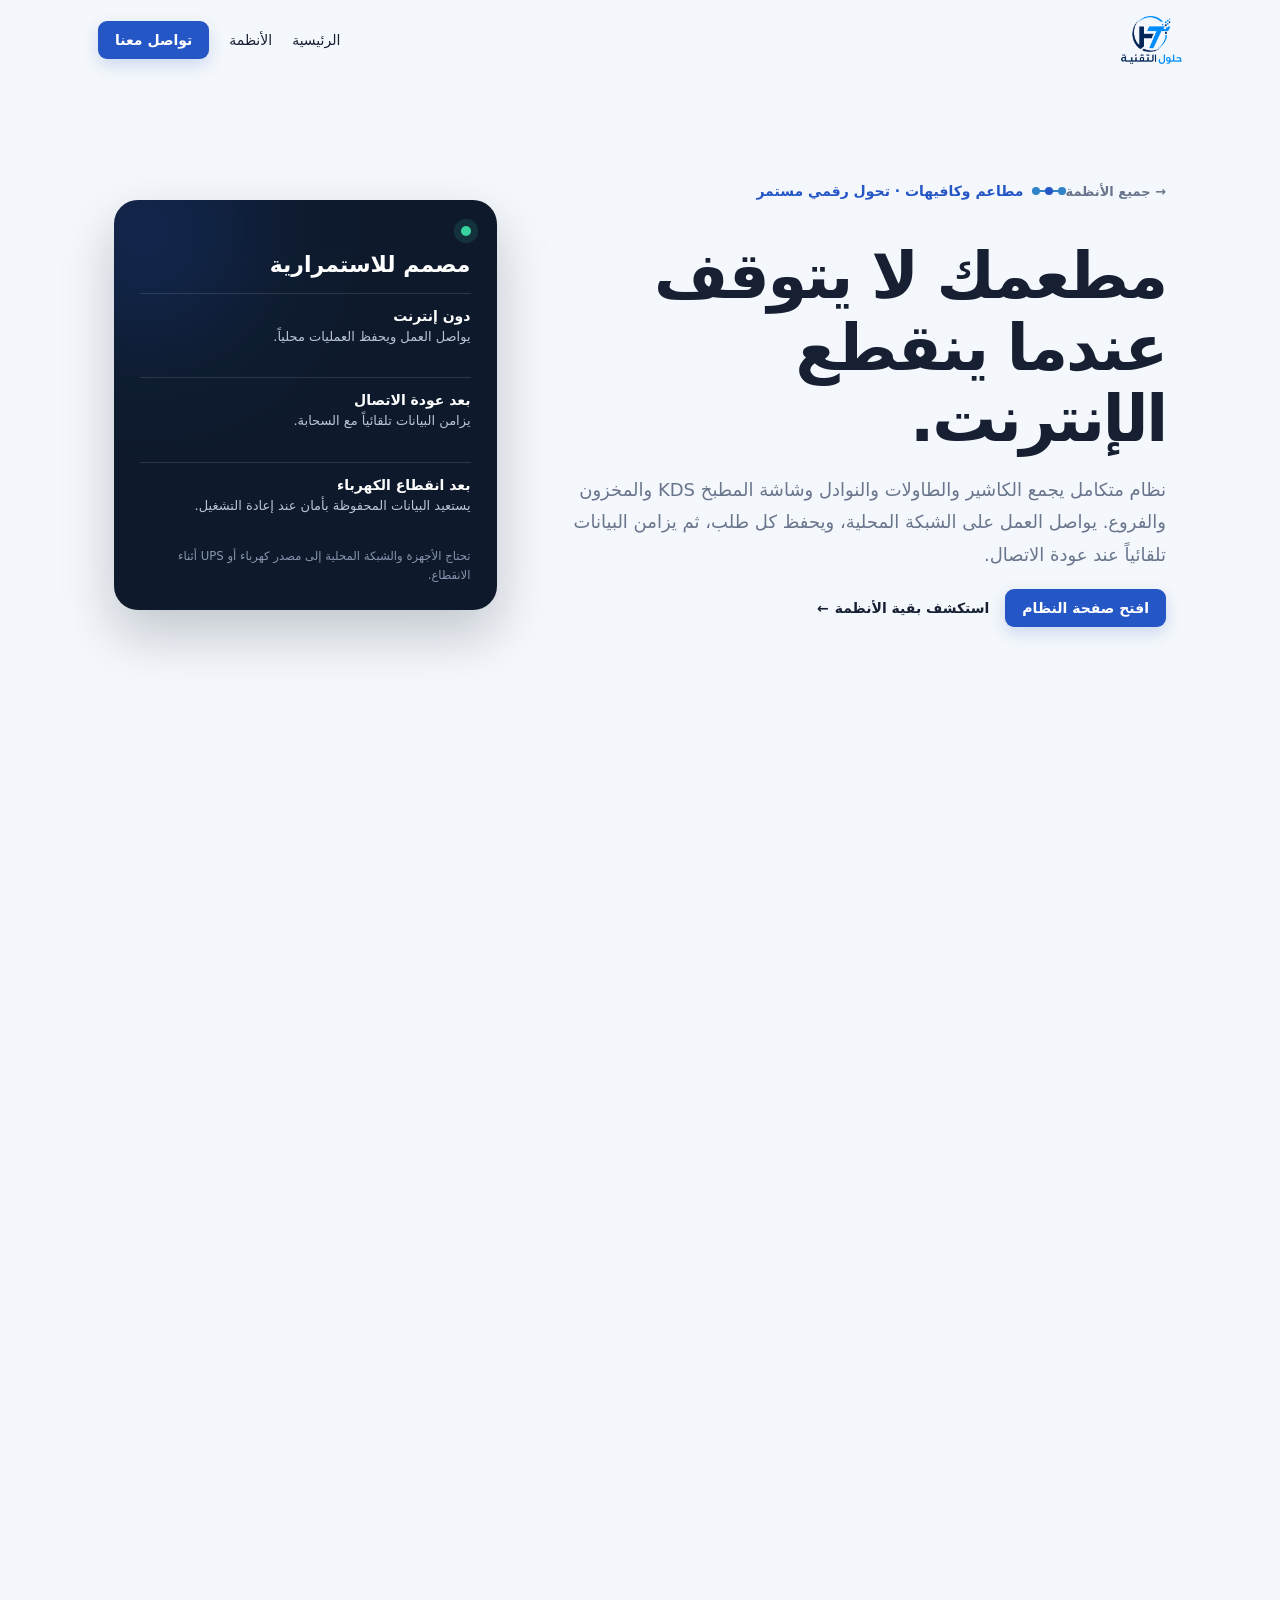
<file: software/restaurant/index.html>
<!DOCTYPE html>
<html lang="ar" dir="rtl">
<head>
  <meta charset="UTF-8"><meta name="viewport" content="width=device-width,initial-scale=1,viewport-fit=cover"><meta name="theme-color" content="#f4f7fb">
  <title>نظام إدارة المطاعم والكاشير | حلول التقنية</title>
  <meta name="description" content="نظام مطاعم متكامل يجمع الكاشير والطاولات والنوادل وشاشة المطبخ KDS والمخزون، ويعمل دون إنترنت.">
  <link rel="canonical" href="https://holoolsoftware.com/software/restaurant/"><link rel="icon" type="image/png" sizes="128x128" href="../../icon-web.png"><link rel="stylesheet" href="../../style.css">
  <script>(function(c,l,a,r,i,t,y){c[a]=c[a]||function(){(c[a].q=c[a].q||[]).push(arguments)};t=l.createElement(r);t.async=1;t.src="https://www.clarity.ms/tag/"+i;y=l.getElementsByTagName(r)[0];y.parentNode.insertBefore(t,y)})(window,document,"clarity","script","y0xp1u4uie");</script>
</head>
<body class="standalone-product" data-product="restaurant">
  <header id="siteHeader"><a class="brand" href="../../" aria-label="حلول التقنية — الرئيسية"><img src="../../logo-web.png" width="205" height="160" alt="حلول التقنية" fetchpriority="high"></a><nav id="siteNav"><a href="../../">الرئيسية</a><a href="../../#services">الأنظمة</a><a class="btn" href="https://wa.me/249124376591">تواصل معنا</a></nav><button id="navToggle" aria-label="تبديل القائمة" aria-expanded="false" aria-controls="siteNav"><span></span><span></span><span></span></button></header>
  <main><div class="page product-page active" id="productPage"><noscript><h1>نظام إدارة المطاعم والكاشير</h1><p>يرجى تفعيل JavaScript لعرض تفاصيل النظام.</p></noscript></div></main>
  <footer><div class="product-footer"><strong>جاهز لتشغيل مطعمك بلا انقطاع؟</strong><a class="btn" href="https://wa.me/249124376591">تحدث معنا عبر واتساب</a></div><p class="copyright">© 2026 حلول التقنية</p></footer>
  <script src="../product-page.js" defer></script>
</body></html>
</file>
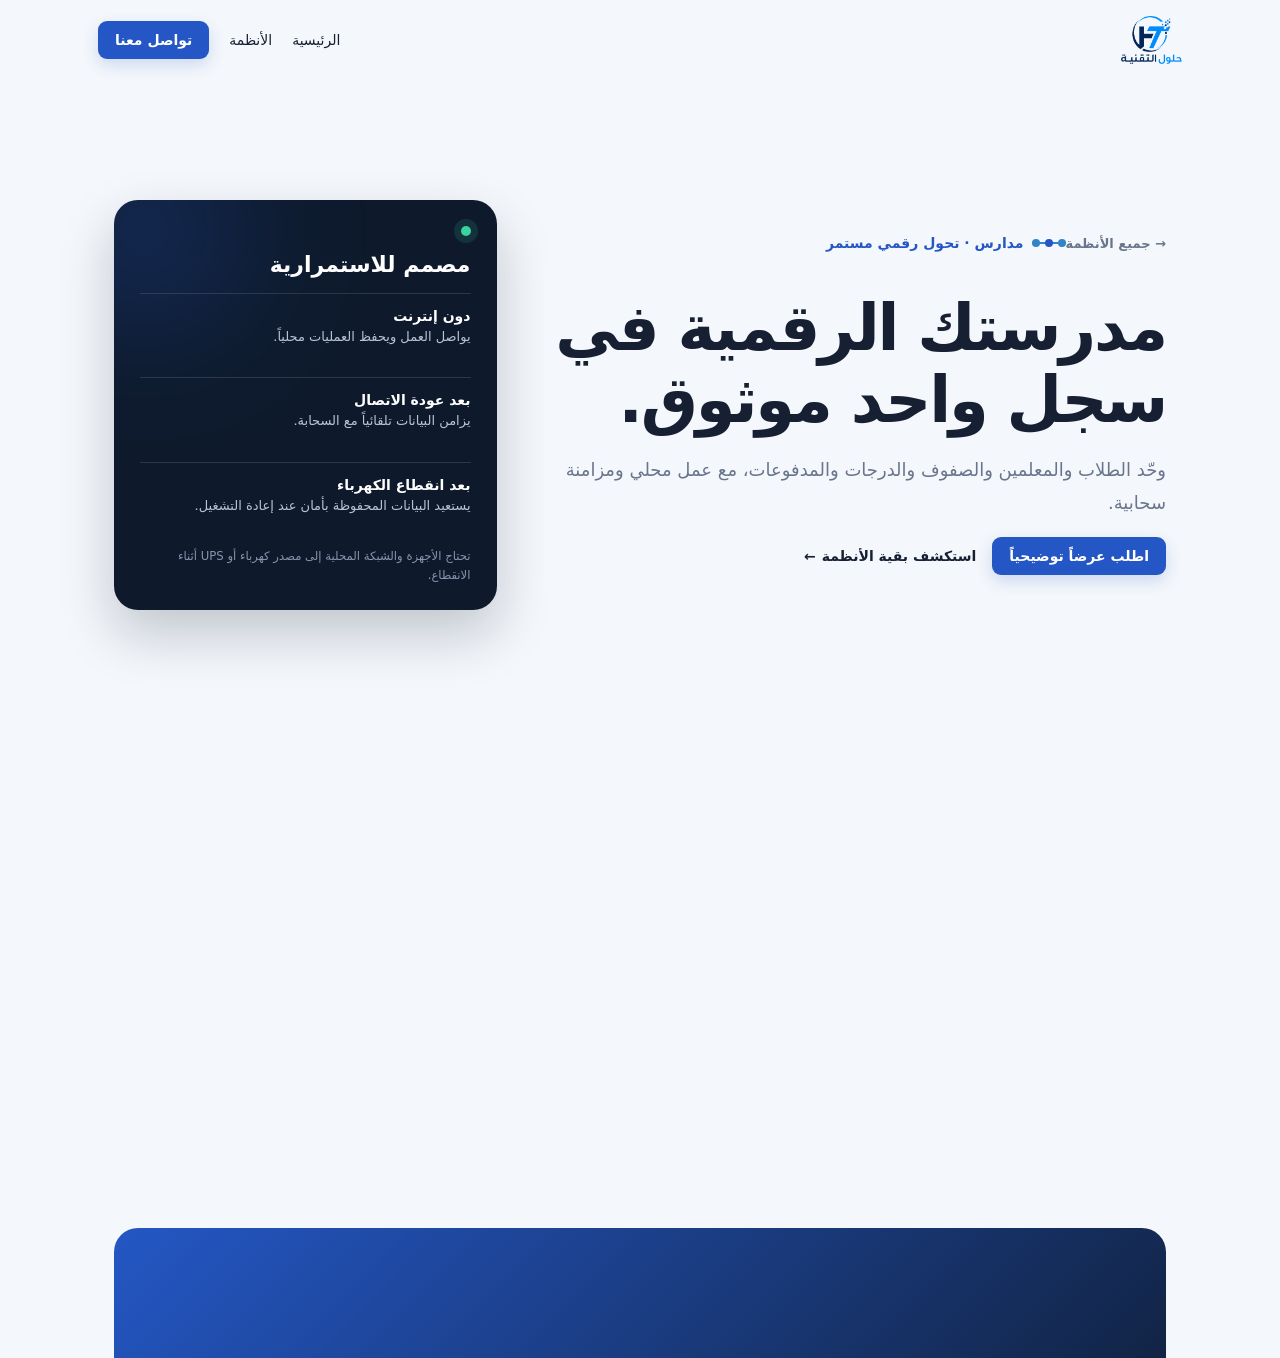
<file: software/school/index.html>
<!DOCTYPE html>
<html lang="ar" dir="rtl">
<head>
  <meta charset="UTF-8"><meta name="viewport" content="width=device-width,initial-scale=1,viewport-fit=cover"><meta name="theme-color" content="#f4f7fb">
  <title>نظام إدارة المدارس | حلول التقنية</title>
  <meta name="description" content="نظام مدرسي رقمي يوحّد الطلاب والمعلمين والصفوف والدرجات والمدفوعات مع مزامنة سحابية.">
  <link rel="canonical" href="https://holoolsoftware.com/software/school/"><link rel="icon" type="image/png" sizes="128x128" href="../../icon-web.png"><link rel="stylesheet" href="../../style.css">
  <script>(function(c,l,a,r,i,t,y){c[a]=c[a]||function(){(c[a].q=c[a].q||[]).push(arguments)};t=l.createElement(r);t.async=1;t.src="https://www.clarity.ms/tag/"+i;y=l.getElementsByTagName(r)[0];y.parentNode.insertBefore(t,y)})(window,document,"clarity","script","y0xp1u4uie");</script>
</head>
<body class="standalone-product" data-product="school">
  <header id="siteHeader"><a class="brand" href="../../" aria-label="حلول التقنية — الرئيسية"><img src="../../logo-web.png" width="205" height="160" alt="حلول التقنية" fetchpriority="high"></a><nav id="siteNav"><a href="../../">الرئيسية</a><a href="../../#services">الأنظمة</a><a class="btn" href="https://wa.me/249124376591">تواصل معنا</a></nav><button id="navToggle" aria-label="تبديل القائمة" aria-expanded="false" aria-controls="siteNav"><span></span><span></span><span></span></button></header>
  <main><div class="page product-page active" id="productPage"><noscript><h1>نظام إدارة المدارس</h1><p>يرجى تفعيل JavaScript لعرض تفاصيل النظام.</p></noscript></div></main>
  <footer><div class="product-footer"><strong>جاهز لتحويل مدرستك رقمياً؟</strong><a class="btn" href="https://wa.me/249124376591">تحدث معنا عبر واتساب</a></div><p class="copyright">© 2026 حلول التقنية</p></footer>
  <script src="../product-page.js" defer></script>
</body></html>
</file>
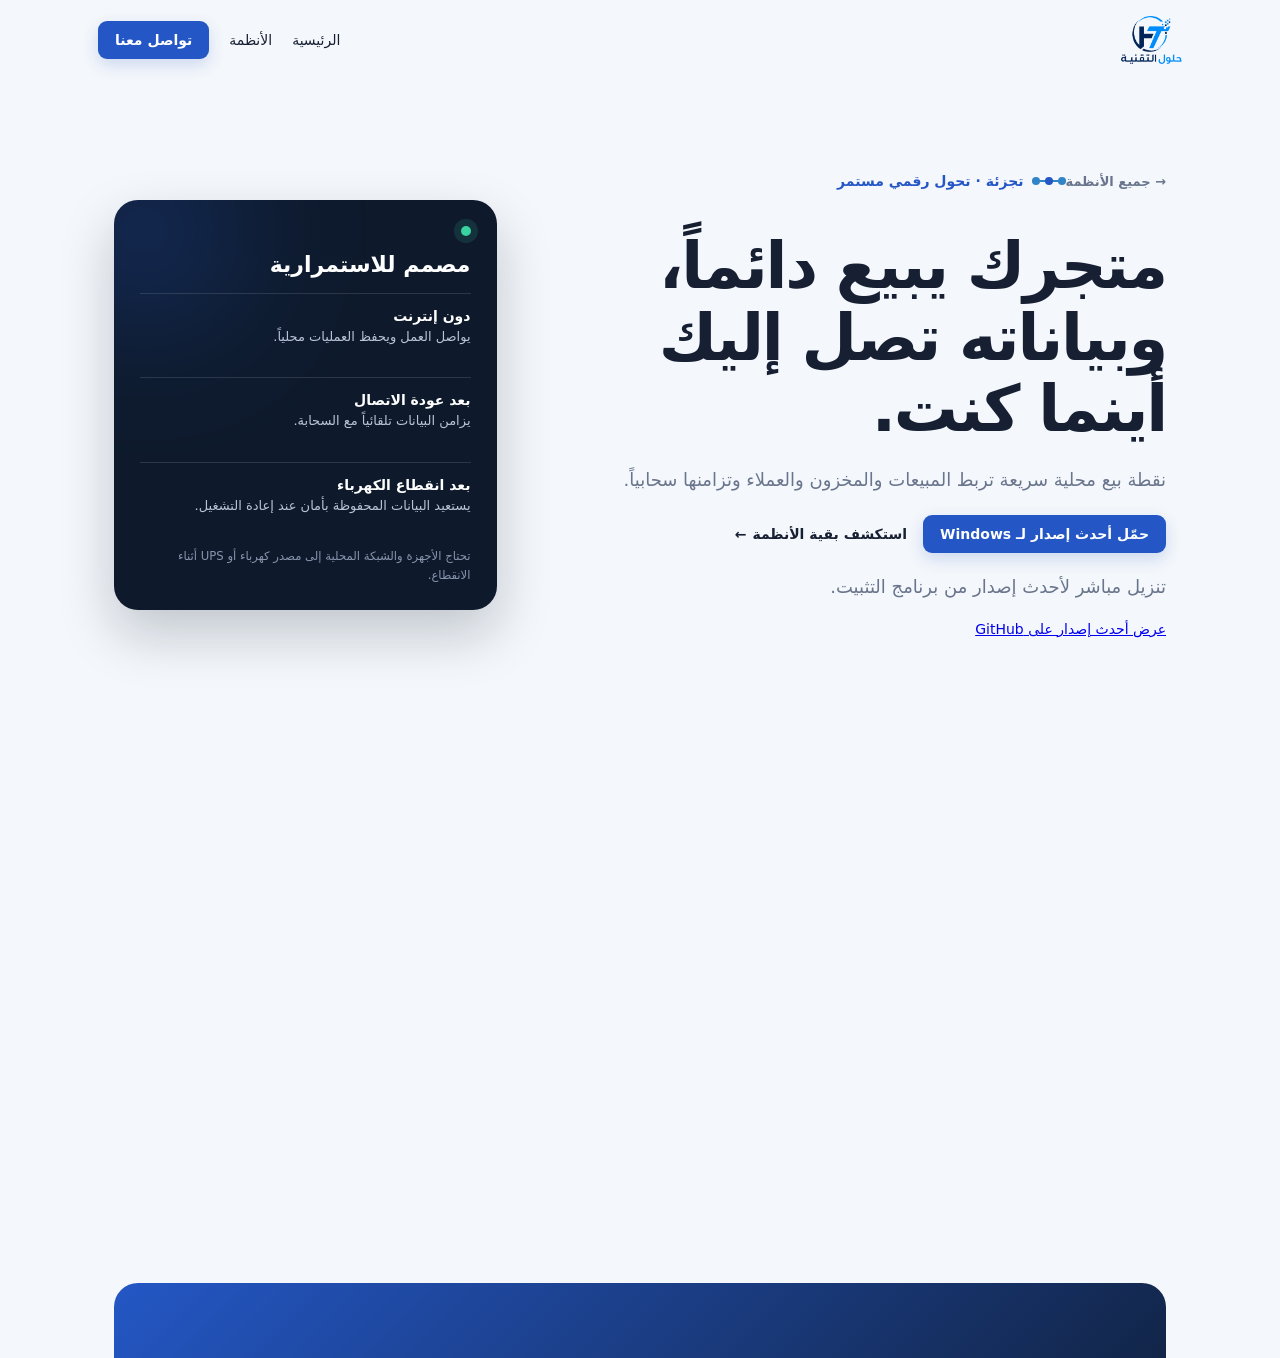
<file: software/supermarket/index.html>
<!DOCTYPE html>
<html lang="ar" dir="rtl">
<head>
  <meta charset="UTF-8"><meta name="viewport" content="width=device-width,initial-scale=1,viewport-fit=cover"><meta name="theme-color" content="#f4f7fb">
  <title>نظام إدارة السوبر ماركت | حلول التقنية</title>
  <meta name="description" content="نقطة بيع سريعة للسوبر ماركت تعمل دون إنترنت وتربط المبيعات والمخزون والعملاء بالسحابة.">
  <link rel="canonical" href="https://holoolsoftware.com/software/supermarket/"><link rel="icon" type="image/png" sizes="128x128" href="../../icon-web.png"><link rel="stylesheet" href="../../style.css">
  <script>(function(c,l,a,r,i,t,y){c[a]=c[a]||function(){(c[a].q=c[a].q||[]).push(arguments)};t=l.createElement(r);t.async=1;t.src="https://www.clarity.ms/tag/"+i;y=l.getElementsByTagName(r)[0];y.parentNode.insertBefore(t,y)})(window,document,"clarity","script","y0xp1u4uie");</script>
</head>
<body class="standalone-product" data-product="supermarket">
  <header id="siteHeader"><a class="brand" href="../../" aria-label="حلول التقنية — الرئيسية"><img src="../../logo-web.png" width="205" height="160" alt="حلول التقنية" fetchpriority="high"></a><nav id="siteNav"><a href="../../">الرئيسية</a><a href="../../#services">الأنظمة</a><a class="btn" href="https://wa.me/249124376591">تواصل معنا</a></nav><button id="navToggle" aria-label="تبديل القائمة" aria-expanded="false" aria-controls="siteNav"><span></span><span></span><span></span></button></header>
  <main><div class="page product-page active" id="productPage"><noscript><h1>نظام إدارة السوبر ماركت</h1><p><a href="https://github.com/MohamedFadlala/pos-releases/releases/latest">حمّل أحدث إصدار لـ Windows من GitHub</a></p></noscript></div></main>
  <footer><div class="product-footer"><strong>جاهز لتحويل متجرك رقمياً؟</strong><a class="btn" href="https://wa.me/249124376591">تحدث معنا عبر واتساب</a></div><p class="copyright">© 2026 حلول التقنية</p></footer>
  <script src="../product-page.js" defer></script>
  <script src="../release-download.js" defer></script>
</body></html>
</file>
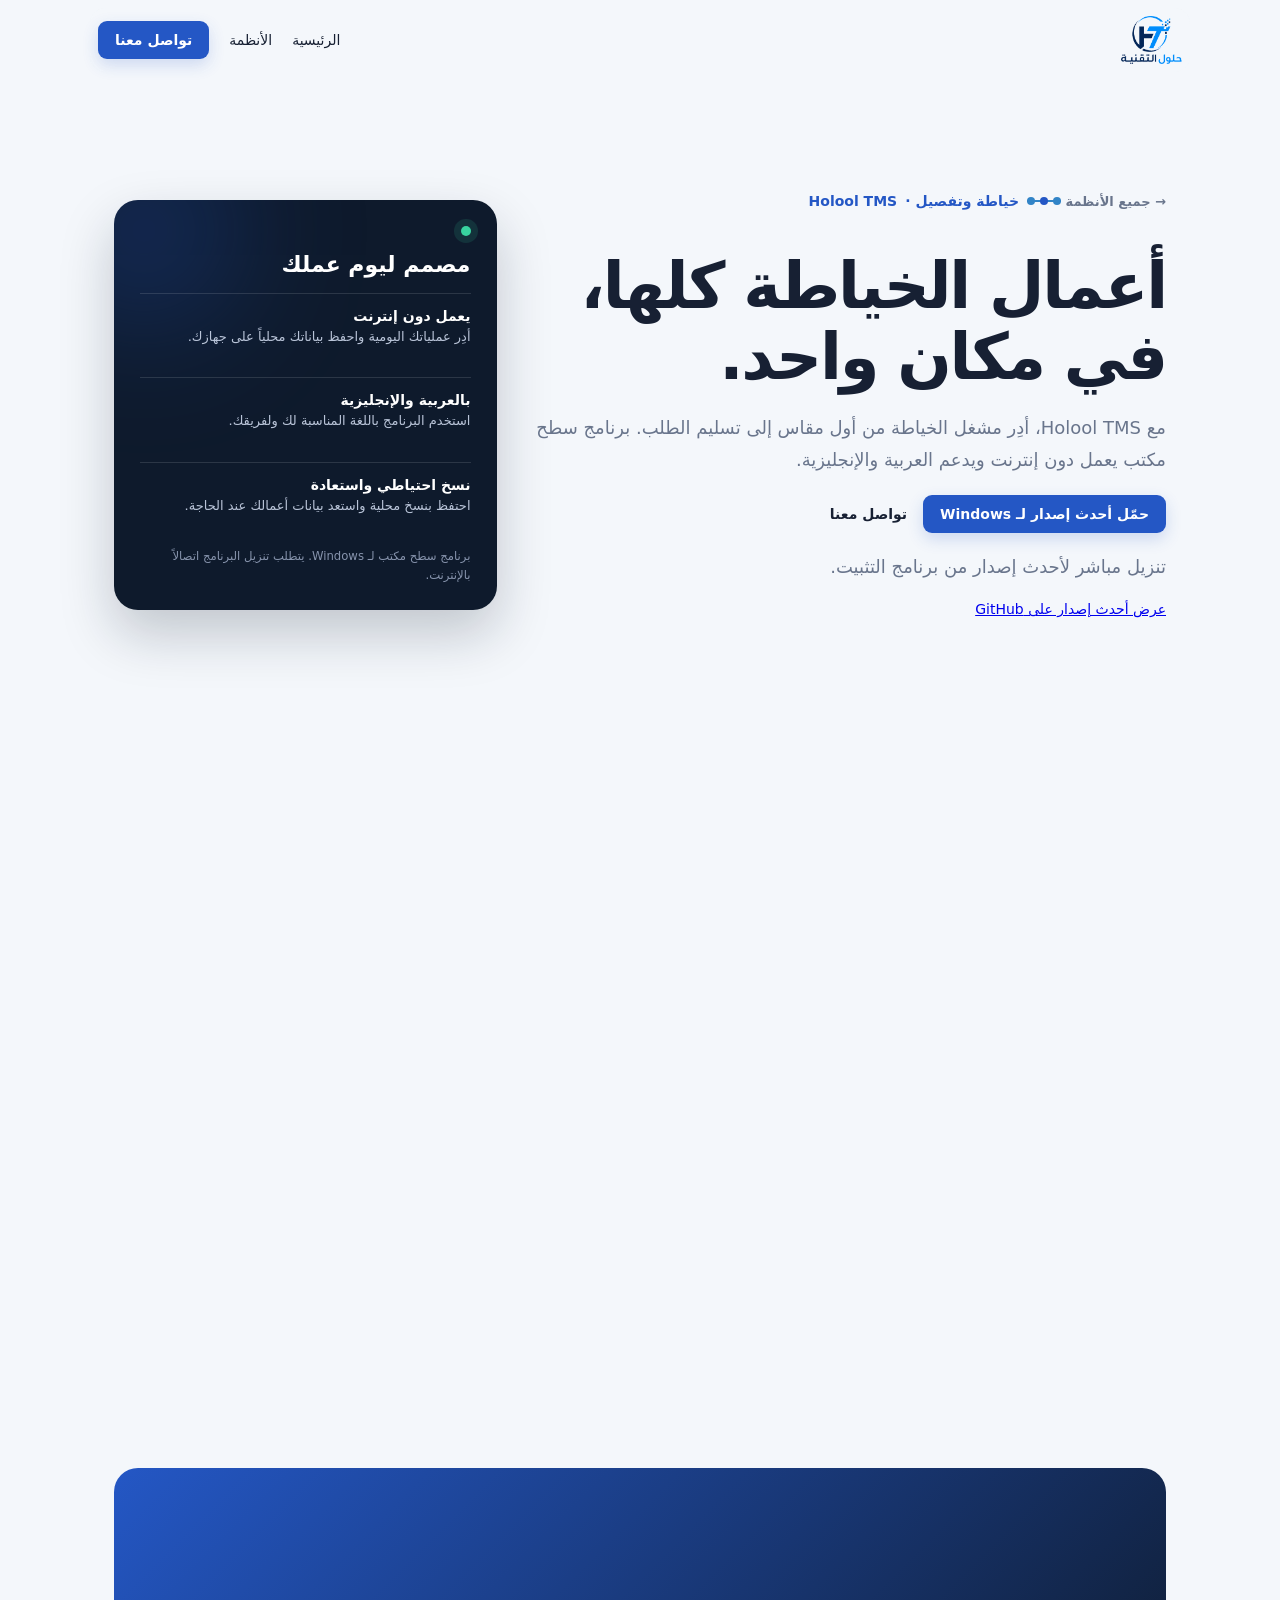
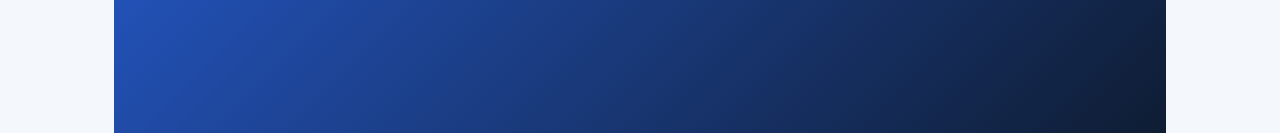
<file: software/tms/index.html>
<!DOCTYPE html>
<html lang="ar" dir="rtl">
<head>
  <meta charset="UTF-8"><meta name="viewport" content="width=device-width,initial-scale=1,viewport-fit=cover"><meta name="theme-color" content="#f4f7fb">
  <title>Holool TMS — نظام إدارة الخياطة والتفصيل | حلول التقنية</title>
  <meta name="description" content="أدِر أعمال الخياطة في مكان واحد مع Holool TMS: برنامج سطح مكتب يعمل دون إنترنت بالعربية والإنجليزية لإدارة العملاء والمقاسات والطلبات والمخزون والمدفوعات. حمّل أحدث إصدار لـ Windows مباشرة.">
  <link rel="canonical" href="https://holoolsoftware.com/software/tms/"><link rel="icon" type="image/png" sizes="128x128" href="../../icon-web.png"><link rel="stylesheet" href="../../style.css">
  <script>(function(c,l,a,r,i,t,y){c[a]=c[a]||function(){(c[a].q=c[a].q||[]).push(arguments)};t=l.createElement(r);t.async=1;t.src="https://www.clarity.ms/tag/"+i;y=l.getElementsByTagName(r)[0];y.parentNode.insertBefore(t,y)})(window,document,"clarity","script","y0xp1u4uie");</script>
</head>
<body class="standalone-product">
  <header id="siteHeader"><a class="brand" href="../../" aria-label="حلول التقنية — الرئيسية"><img src="../../logo-web.png" width="205" height="160" alt="حلول التقنية" fetchpriority="high"></a><nav id="siteNav"><a href="../../">الرئيسية</a><a href="../../#services">الأنظمة</a><a class="btn" href="https://wa.me/249124376591">تواصل معنا</a></nav><button id="navToggle" aria-label="تبديل القائمة" aria-expanded="false" aria-controls="siteNav"><span></span><span></span><span></span></button></header>
  <main><div class="page product-page active" id="productPage">
    <section class="product-hero">
      <div class="product-copy">
        <a class="product-back" href="../../#services">→ جميع الأنظمة</a>
        <span class="eyebrow"><i class="node-glyph" aria-hidden="true"></i>خياطة وتفصيل · <bdi lang="en">Holool TMS</bdi></span>
        <h1>أعمال الخياطة كلها، في مكان واحد.</h1>
        <p>مع <bdi lang="en">Holool TMS</bdi>، أدِر مشغل الخياطة من أول مقاس إلى تسليم الطلب. برنامج سطح مكتب يعمل دون إنترنت ويدعم العربية والإنجليزية.</p>
        <div class="hero-actions"><a class="btn" id="downloadTms" data-release-repo="tms-releases" href="https://github.com/MohamedFadlala/tms-releases/releases/latest" aria-describedby="downloadStatus">حمّل أحدث إصدار لـ Windows</a><a class="btn-ghost" href="https://wa.me/249124376591?text=أريد%20معرفة%20المزيد%20عن%20Holool%20TMS" target="_blank" rel="noopener">تواصل معنا</a></div>
        <p id="downloadStatus" role="status" aria-live="polite">تنزيل مباشر لأحدث إصدار من برنامج التثبيت.</p>
        <a href="https://github.com/MohamedFadlala/tms-releases/releases/latest" target="_blank" rel="noopener">عرض أحدث إصدار على GitHub</a>
        <noscript><p>افتح أحدث إصدار على GitHub واختر ملف التثبيت .exe من Assets.</p></noscript>
      </div>
      <aside class="continuity-card"><span class="live-dot"></span><strong>مصمم ليوم عملك</strong><div><b>يعمل دون إنترنت</b><span>أدِر عملياتك اليومية واحفظ بياناتك محلياً على جهازك.</span></div><div><b>بالعربية والإنجليزية</b><span>استخدم البرنامج باللغة المناسبة لك ولفريقك.</span></div><div><b>نسخ احتياطي واستعادة</b><span>احتفظ بنسخ محلية واستعد بيانات أعمالك عند الحاجة.</span></div><small>برنامج سطح مكتب لـ Windows. يتطلب تنزيل البرنامج اتصالاً بالإنترنت.</small></aside>
    </section>
    <section class="product-details"><div class="section-head"><span class="eyebrow"><i class="node-glyph" aria-hidden="true"></i>مزايا Holool TMS</span><h2>من المقاسات إلى الحسابات، كل التفاصيل منظمة.</h2></div><div class="detail-grid">
      <article><h3>ملفات العملاء</h3><p>احفظ المقاسات وسجل الطلبات والمدفوعات لتسهيل الطلبات المتكررة.</p></article>
      <article><h3>متابعة الطلبات</h3><p>أدِر الملابس حسب الطلب من الحجز إلى التسليم، مع تعيين الخياطين وتحديد مواعيد الإنجاز.</p></article>
      <article><h3>إدارة المخزون</h3><p>تابع الأقمشة والإكسسوارات والملابس الجاهزة، مع تحديث المخزون تلقائياً.</p></article>
      <article><h3>المبيعات والمدفوعات</h3><p>سجّل المبيعات والعربون والمبالغ المتبقية والمبالغ المستردة، بما يشمل الدفع النقدي وتحويلات بنكك.</p></article>
      <article><h3>فواتير بهوية مشروعك</h3><p>اطبع فواتير احترافية تحمل شعارك وبيانات نشاطك التجاري.</p></article>
      <article><h3>تقارير أعمالك</h3><p>راقب المبيعات والمصروفات والمدفوعات المستحقة وأداء الخياطين.</p></article>
      <article><h3>صلاحيات الموظفين</h3><p>تحكم في الوصول إلى النظام عبر أدوار مخصصة لأفراد فريقك.</p></article>
      <article><h3>النسخ الاحتياطي والاستعادة</h3><p>احتفظ بنسخ احتياطية محلية واستعد بيانات أعمالك عند الحاجة.</p></article>
    </div></section>
    <section class="product-outcome"><span>Holool TMS</span><h2>عملاء وطلبات ومخزون وحسابات في نظام واحد.</h2><a class="btn" href="#downloadTms">تنزيل البرنامج</a></section>
  </div></main>
  <footer><div class="product-footer"><strong>جاهز لتنظيم أعمال الخياطة؟</strong><a class="btn" href="https://wa.me/249124376591">تحدث معنا عبر واتساب</a></div><p class="copyright">© 2026 حلول التقنية</p></footer>
  <script src="tms.js" defer></script>
  <script src="../release-download.js" defer></script>
</body></html>
</file>
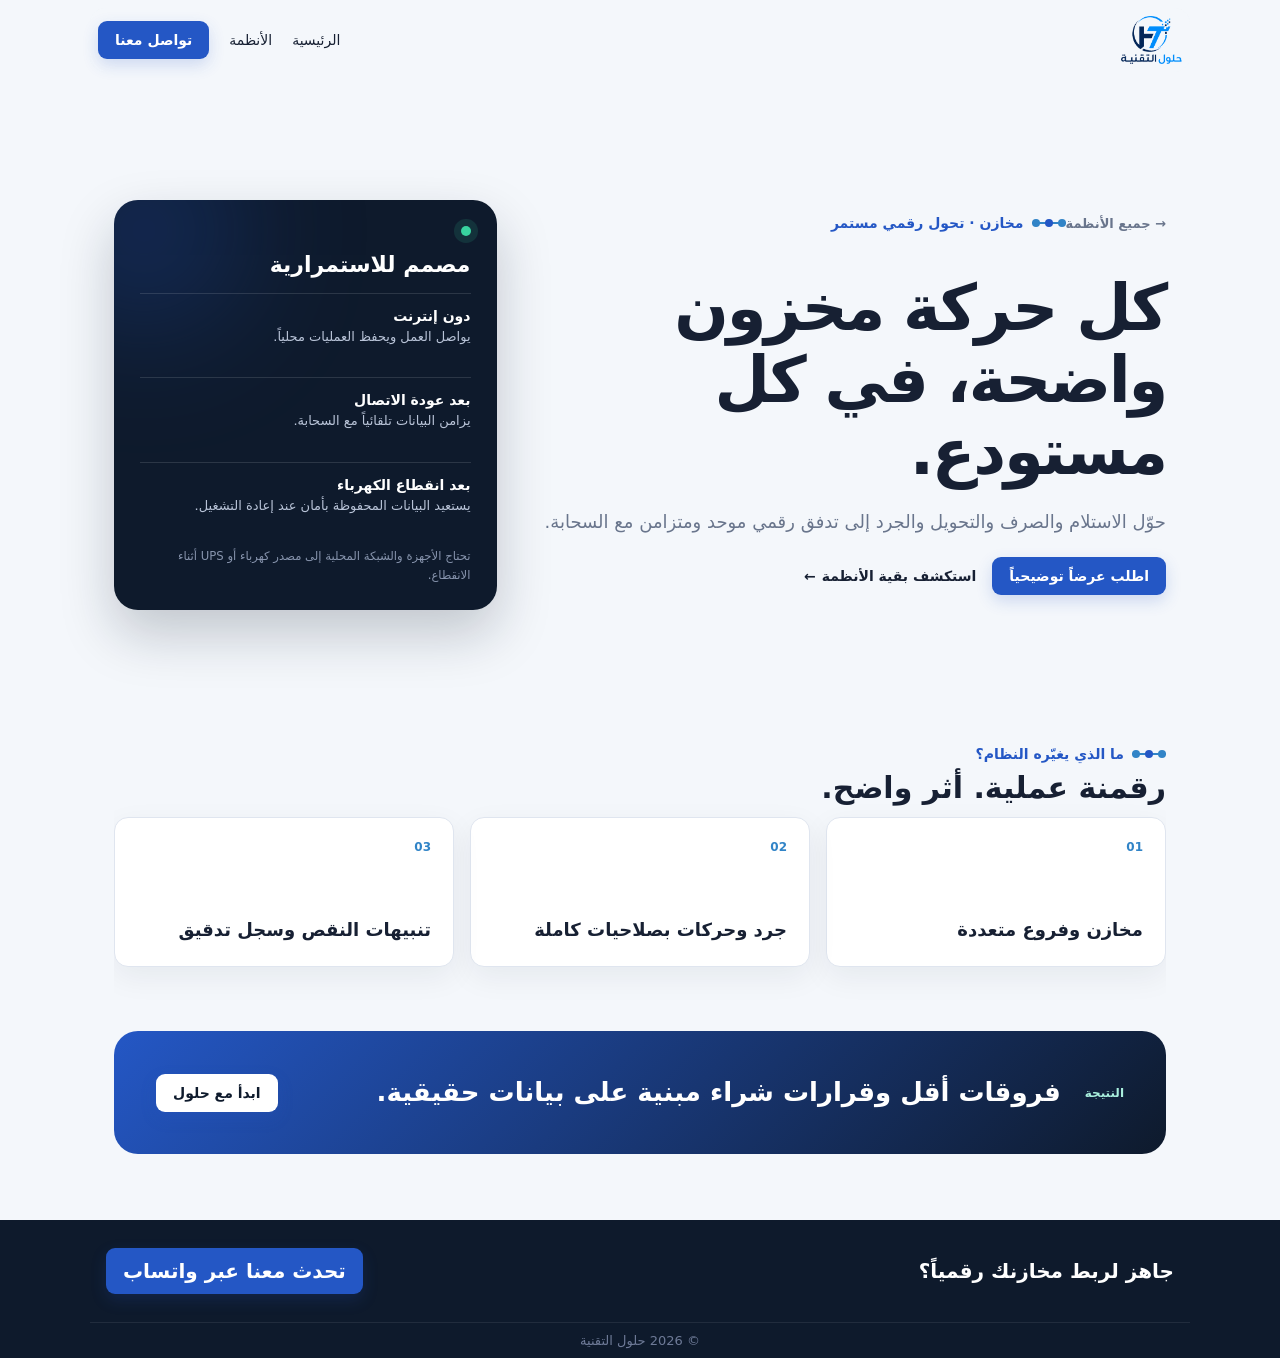
<file: software/warehouse/index.html>
<!DOCTYPE html>
<html lang="ar" dir="rtl">
<head>
  <meta charset="UTF-8"><meta name="viewport" content="width=device-width,initial-scale=1,viewport-fit=cover"><meta name="theme-color" content="#f4f7fb">
  <title>نظام إدارة المخازن | حلول التقنية</title>
  <meta name="description" content="نظام رقمي لإدارة المستودعات والجرد وحركات الأصناف، يعمل دون إنترنت ويتزامن مع السحابة.">
  <link rel="canonical" href="https://holoolsoftware.com/software/warehouse/"><link rel="icon" type="image/png" sizes="128x128" href="../../icon-web.png"><link rel="stylesheet" href="../../style.css">
  <script>(function(c,l,a,r,i,t,y){c[a]=c[a]||function(){(c[a].q=c[a].q||[]).push(arguments)};t=l.createElement(r);t.async=1;t.src="https://www.clarity.ms/tag/"+i;y=l.getElementsByTagName(r)[0];y.parentNode.insertBefore(t,y)})(window,document,"clarity","script","y0xp1u4uie");</script>
</head>
<body class="standalone-product" data-product="warehouse">
  <header id="siteHeader"><a class="brand" href="../../" aria-label="حلول التقنية — الرئيسية"><img src="../../logo-web.png" width="205" height="160" alt="حلول التقنية" fetchpriority="high"></a><nav id="siteNav"><a href="../../">الرئيسية</a><a href="../../#services">الأنظمة</a><a class="btn" href="https://wa.me/249124376591">تواصل معنا</a></nav><button id="navToggle" aria-label="تبديل القائمة" aria-expanded="false" aria-controls="siteNav"><span></span><span></span><span></span></button></header>
  <main><div class="page product-page active" id="productPage"><noscript><h1>نظام إدارة المخازن</h1><p>يرجى تفعيل JavaScript لعرض تفاصيل النظام.</p></noscript></div></main>
  <footer><div class="product-footer"><strong>جاهز لربط مخازنك رقمياً؟</strong><a class="btn" href="https://wa.me/249124376591">تحدث معنا عبر واتساب</a></div><p class="copyright">© 2026 حلول التقنية</p></footer>
  <script src="../product-page.js" defer></script>
</body></html>
</file>
<file: style.css>
:root{ --text:#172033;--muted:#69758c;--bg:#f4f7fb;--surface:#fff;--border:#dfe5ef; --primary:#2457c5;--hover:#173f9d;--dark:#0e1a2c; --accent:#3184c7;--accent-soft:#e4f6f3;--primary-soft:#e8eefc; --shadow:0 10px 30px #17203310; --ease:cubic-bezier(.22,1,.36,1); --header-h:64px;}
*{box-sizing:border-box}
html{scroll-behavior:smooth;overflow-x:hidden;max-width:100%}
body{margin:0;background:var(--bg);color:var(--text);font:14px system-ui,"Segoe UI",Tahoma,Arial,sans-serif;direction:rtl;text-align:right;overflow-x:hidden;max-width:100%;padding-bottom:env(safe-area-inset-bottom)}
h1,h2,h3{font-family:system-ui,"Segoe UI",Tahoma,Arial,sans-serif;letter-spacing:normal}
img{max-width:100%}
a,button{-webkit-tap-highlight-color:transparent}
a:focus-visible,button:focus-visible{outline:3px solid #3184c780;outline-offset:3px}
header,main,footer{max-width:1100px;margin:auto;padding:8px}
main{padding-top:calc(var(--header-h) + 16px)}
header{ display:flex;align-items:center;justify-content:space-between; position:fixed;top:0;left:0;right:0;margin:8px auto;z-index:50;background:rgba(244,247,251,.85);backdrop-filter:blur(10px); transition:box-shadow .3s var(--ease),background .3s var(--ease); border-radius:16px;}
header.scrolled{background:rgba(255,255,255,.9);box-shadow:0 8px 24px #17203314}
.brand{display:flex;align-items:center;gap:10px;font-size:18px;font-weight:800;color:var(--text);text-decoration:none;font-family:system-ui,"Segoe UI",Tahoma,Arial,sans-serif}
.brand img{display:block;width:auto;height:48px;object-fit:contain}
nav{display:flex;align-items:center;gap:20px}
nav a{color:var(--text);text-decoration:none;position:relative;padding:4px 0}
nav a:not(.btn)::after{content:"";position:absolute;right:0;bottom:-2px;width:0;height:2px;background:var(--primary);transition:width .25s var(--ease)}
nav a:not(.btn):hover::after{width:100%}
.btn{display:inline-block;padding:11px 17px;border-radius:9px;background:var(--primary);color:#fff;text-decoration:none;font-weight:700;transition:.2s var(--ease);box-shadow:0 6px 16px #2457c530}
.btn:hover{background:var(--hover);transform:translateY(-2px)}
.btn-ghost{display:inline-flex;align-items:center;gap:6px;padding:11px 6px;color:var(--text);text-decoration:none;font-weight:700}
.btn-ghost span{transition:transform .25s var(--ease)}
.btn-ghost:hover span{transform:translateX(4px)}
#navToggle{display:none;flex-direction:column;justify-content:center;gap:4px;width:34px;height:34px;background:none;border:none;cursor:pointer}
#navToggle span{display:block;width:22px;height:2px;background:var(--text);transition:transform .25s var(--ease),opacity .25s var(--ease)}
#navToggle.open span:nth-child(1){transform:translateY(6px) rotate(45deg)}
#navToggle.open span:nth-child(2){opacity:0}
#navToggle.open span:nth-child(3){transform:translateY(-6px) rotate(-45deg)}
.page{display:none}
.page.active{display:block}
.eyebrow{display:inline-flex;align-items:center;gap:8px;color:var(--primary);font-weight:700}
.eyebrow.center{display:flex;justify-content:center;width:100%}
.node-glyph{display:inline-block;width:34px;height:10px;position:relative}
.node-glyph::before{content:"";position:absolute;top:4px;left:0;right:0;height:2px;background:var(--accent)}
.node-glyph::after{content:"";position:absolute;top:1px;right:0;width:8px;height:8px;border-radius:50%;background:var(--accent);box-shadow:-13px 0 0 var(--primary),-26px 0 0 var(--accent)}
.hero{ position:relative;min-height:60vh;display:grid;grid-template-columns:1.05fr 1fr; gap:36px;align-items:center;padding:16px 4px 8px;overflow:visible;}
.hero-glow{ position:absolute;top:-70px;left:-40px;width:420px;height:420px;z-index:0;pointer-events:none; background:radial-gradient(circle,var(--primary-soft) 0%,transparent 70%); animation:pulse-glow 7s ease-in-out infinite;}
@keyframes pulse-glow{0%,100%{opacity:.55;transform:scale(1)}50%{opacity:.9;transform:scale(1.08)}}
.hero-copy{position:relative;z-index:1;animation:fadeUp .8s var(--ease) both}
.hero h1{font-size:50px;line-height:1.05;margin:10px 0}
.hero-highlight{background:linear-gradient(90deg,var(--primary),var(--accent));-webkit-background-clip:text;background-clip:text;color:transparent}
.hero-trust{margin-top:14px;font-size:12.5px;color:var(--muted)}
.hero-visual{ position:relative;z-index:1;display:flex;justify-content:center; animation:fadeUp .8s var(--ease) .15s both, float 6s ease-in-out 1s infinite;}
.hero-illustration{width:100%;max-width:440px;height:auto;overflow:visible}
.hero-connect{fill:none;stroke:var(--border);stroke-width:2;stroke-dasharray:6 7;animation:dash-flow 3.4s linear infinite}
@keyframes dash-flow{to{stroke-dashoffset:-26}}
.hero-hub-shadow{filter:drop-shadow(0 16px 30px #17203324)}
.services-intro{min-height:56vh;display:grid;grid-template-columns:1.4fr 1fr;gap:32px;align-items:center;perspective:1000px;padding-top:4px}
.services-intro h1{font-size:48px;line-height:1.06;margin:8px 0}
.hero p,.services-intro p,article p,.card p{color:var(--muted);line-height:1.65}
.hero-actions{display:flex;align-items:center;gap:10px;flex-wrap:wrap;margin-top:6px}
.card,article{background:var(--surface);border:1px solid var(--border);border-radius:14px;padding:22px;box-shadow:var(--shadow)}
.card li{margin:10px 0}
.hero-card{ animation:fadeUp .8s var(--ease) .15s both, float 6s ease-in-out 1s infinite; transform-style:preserve-3d;transition:transform .2s var(--ease);}
@keyframes fadeUp{from{opacity:0;transform:translateY(18px)}to{opacity:1;transform:translateY(0)}}
@keyframes float{0%,100%{transform:translateY(0)}50%{transform:translateY(-8px)}}
.reveal{opacity:0;transform:translateY(20px);transition:opacity .6s var(--ease),transform .6s var(--ease)}
.reveal.in-view{opacity:1;transform:translateY(0)}
.about{display:grid;grid-template-columns:1.3fr 1fr;gap:24px;align-items:center;padding:16px 16px 20px}
.about h3{font-size:26px;margin:8px 0}
.about p{color:var(--muted);line-height:1.6}
.about-stats{display:grid;grid-template-columns:repeat(3,1fr);gap:12px}
.about-stats div{background:var(--accent-soft);border-radius:12px;padding:16px 10px;text-align:center}
.about-stats strong{display:block;font-family:system-ui,"Segoe UI",Tahoma,Arial,sans-serif;font-size:22px;color:var(--dark)}
.about-stats span{font-size:12px;color:var(--muted)}
.services{display:grid;grid-template-columns:repeat(3,1fr);gap:16px;padding:8px 16px 18px}
.services article{transition:transform .25s var(--ease),box-shadow .25s var(--ease);border-top:3px solid transparent}
.services article:hover{transform:translateY(-6px);box-shadow:0 16px 34px #17203318;border-top-color:var(--accent)}
.section-head{max-width:560px;margin-bottom:12px}
.section-head h2{font-size:30px;margin:8px 0 6px}
.section-head p{color:var(--muted)}
.projects{padding:18px 16px 24px}
.project-grid{display:grid;grid-template-columns:repeat(3,1fr);grid-auto-rows:1fr;gap:16px}
.project-card{ position:relative;background:var(--surface);border:1px solid var(--border);border-radius:16px; padding:24px;box-shadow:var(--shadow);overflow:hidden; transition:transform .3s var(--ease),box-shadow .3s var(--ease);}
.project-card::before{content:"";position:absolute;right:0;top:0;bottom:0;width:4px;background:var(--accent);transform:scaleY(0);transform-origin:bottom;transition:transform .3s var(--ease)}
.project-card:hover{transform:translateY(-6px);box-shadow:0 20px 40px #17203320}
.project-card:hover::before{transform:scaleY(1)}
.project-feature{grid-column:span 2}
.tag{display:inline-block;font-size:12px;font-weight:700;color:var(--primary);background:var(--primary-soft);padding:4px 10px;border-radius:999px;margin-bottom:10px}
.project-card h3{font-size:19px;margin:0 0 6px}
.project-card p{color:var(--muted);line-height:1.55;margin:0 0 14px}
.metric{display:flex;align-items:baseline;gap:10px;border-top:1px solid var(--border);padding-top:12px}
.metric-num{font-family:system-ui,"Segoe UI",Tahoma,Arial,sans-serif;font-size:28px;font-weight:700;color:var(--accent)}
.metric-label{color:var(--muted);font-size:13px}
.gallery-head{display:flex;align-items:center;justify-content:space-between;margin:16px 0 10px}
.gallery-head h3{font-size:20px;margin:0}
.gallery-controls{display:flex;gap:8px}
.gallery-nav{ width:36px;height:36px;border-radius:50%;border:1px solid var(--border);background:var(--surface); color:var(--text);cursor:pointer;font-size:16px;transition:.2s var(--ease);}
.gallery-nav:hover{background:var(--primary);color:#fff;border-color:var(--primary);transform:translateY(-2px)}
.gallery-wrap{position:relative}
.gallery{ display:flex;gap:16px;overflow-x:auto;scroll-snap-type:x proximity;padding:4px 4px 14px; scrollbar-width:none;cursor:grab;}
.gallery.dragging{cursor:grabbing;scroll-snap-type:none}
.gallery::-webkit-scrollbar{display:none}
.gallery-card{ flex:0 0 auto;width:270px;scroll-snap-align:start;border-radius:20px;overflow:hidden; background:var(--surface);border:1px solid var(--border);box-shadow:var(--shadow); transition:transform .35s var(--ease),box-shadow .35s var(--ease);}
.gallery-card:hover{transform:translateY(-8px) scale(1.015);box-shadow:0 22px 44px #17203324}
.gallery-media{ position:relative;height:150px;display:flex;align-items:center;justify-content:center;overflow:hidden;}
.gallery-icon{width:52px;height:52px;color:#fff;opacity:.92;transition:transform .4s var(--ease)}
.gallery-card:hover .gallery-icon{transform:scale(1.12) rotate(-4deg)}
.gallery-chip{ position:absolute;right:14px;bottom:14px;background:rgba(255,255,255,.18);backdrop-filter:blur(4px); color:#fff;font-size:11px;font-weight:700;letter-spacing:.04em;text-transform:uppercase; padding:5px 10px;border-radius:999px;border:1px solid rgba(255,255,255,.35);}
.visual-retail{background:linear-gradient(135deg,var(--primary),#0e1a2c)}
.visual-logistics{background:linear-gradient(135deg,var(--accent),#0b5f52)}
.visual-manufacturing{background:linear-gradient(135deg,#0e1a2c,var(--primary))}
.visual-health{background:linear-gradient(135deg,#3a6fd8,var(--accent))}
.visual-finance{background:linear-gradient(135deg,#0b5f52,#0e1a2c)}
.gallery-info{padding:16px 16px 18px}
.gallery-info h4{margin:0 0 6px;font-size:16px;font-family:system-ui,"Segoe UI",Tahoma,Arial,sans-serif}
.gallery-info p{margin:0;color:var(--muted);font-size:13px;line-height:1.55}
.gallery-dots{display:flex;justify-content:center;gap:8px;margin-top:2px}
.gallery-dots button{ width:8px;height:8px;padding:0;border-radius:50%;border:none;background:var(--border);cursor:pointer;transition:.25s var(--ease);}
.gallery-dots button.active{background:var(--primary);width:22px;border-radius:5px}
.marquee-section{padding:16px 16px 20px;text-align:center;max-width:1100px;margin:auto}
.marquee-section h3{font-size:24px;margin:6px 0 22px}
.marquee{ overflow:hidden; -webkit-mask-image:linear-gradient(to right,transparent,#000 8%,#000 92%,transparent); mask-image:linear-gradient(to right,transparent,#000 8%,#000 92%,transparent);}
.marquee-track{display:flex;width:max-content;gap:14px;animation:marquee-rtl 28s linear infinite}
.marquee:hover .marquee-track{animation-play-state:paused}
.logo-item{ flex:0 0 auto;display:flex;flex-direction:column;align-items:center;justify-content:center;gap:8px; padding:14px 26px;background:var(--surface);border:1px solid var(--border);border-radius:14px; transition:transform .3s var(--ease),border-color .3s var(--ease); white-space:nowrap;}
.logo-item:hover{transform:translateY(-3px);border-color:var(--accent)}
.logo-mark{ width:44px;height:44px;border-radius:10px;display:flex;align-items:center;justify-content:center; color:#fff;font-family:system-ui,"Segoe UI",Tahoma,Arial,sans-serif;font-weight:700;font-size:13px;}
.logo-name{font-family:system-ui,"Segoe UI",Tahoma,Arial,sans-serif;font-weight:700;letter-spacing:.02em;color:var(--text);font-size:13px}
@keyframes marquee-rtl{from{transform:translateX(0)}to{transform:translateX(-50%)}}
footer{max-width:none;background:var(--dark);color:#c7d0e0;padding:0;margin-top:6px}
.contact-inner{ max-width:1100px;margin:auto;padding:22px 16px 16px; display:grid;grid-template-columns:1.2fr 1fr auto;gap:24px;align-items:center;}
.contact-brand .eyebrow{color:var(--accent)}
.contact-brand h3{color:#fff;font-size:24px;margin:8px 0 6px}
.contact-brand p{color:#94a1bd;line-height:1.55;margin:0}
.contact-details{display:flex;flex-direction:column;gap:10px}
.contact-line{ display:flex;align-items:center;gap:10px;color:#fff;text-decoration:none;font-weight:600; position:relative;padding:6px 4px;border-radius:8px;transition:color .2s var(--ease); -webkit-user-select:none;user-select:none;width:fit-content;}
.contact-line:hover{color:var(--accent)}
.contact-icon{width:20px;height:20px;flex:0 0 auto}
.copy-hint{font-size:11px;color:#6e7a97}
.copy-toast{ position:absolute;right:0;top:-26px;background:var(--accent);color:#04241f;font-size:11px;font-weight:700; padding:3px 9px;border-radius:999px;opacity:0;transform:translateY(4px);transition:opacity .2s var(--ease),transform .2s var(--ease); pointer-events:none;}
.copy-toast.show{opacity:1;transform:translateY(0)}
.contact-socials{display:flex;gap:10px;align-self:center}
.social-btn{ width:42px;height:42px;border-radius:50%;display:flex;align-items:center;justify-content:center; background:rgba(255,255,255,.08);color:#fff;transition:.25s var(--ease);}
.social-btn svg{width:19px;height:19px}
.social-btn:hover{background:var(--accent);color:#04241f;transform:translateY(-3px)}
.copyright{max-width:1100px;margin:auto;padding:10px 16px;border-top:1px solid rgba(255,255,255,.08);color:#6e7a97;text-align:center;font-size:13px}
section,footer{scroll-margin-top:calc(var(--header-h) + 12px)}
.gallery-media{position:relative;overflow:hidden;}
.gallery-media img.gallery-img{width:100%;height:100%;object-fit:cover;display:block;cursor:zoom-in;transition:transform .3s ease;}
.gallery-media img.gallery-img:hover{transform:scale(1.04);}
.logo-mark-img{width:46px;height:46px;object-fit:contain;border-radius:8px;flex:none;}
.lightbox-overlay{  position:fixed;inset:0;background:rgba(10,10,15,.85);  display:flex;align-items:center;justify-content:center;  z-index:9999;padding:24px;opacity:0;pointer-events:none;  transition:opacity .2s ease;}
.lightbox-overlay.open{opacity:1;pointer-events:auto;}
.lightbox-overlay img{  max-width:min(90vw,900px);max-height:85vh;border-radius:12px;  box-shadow:0 20px 60px rgba(0,0,0,.5);  transform:scale(.96);transition:transform .2s ease;}
.lightbox-overlay.open img{transform:scale(1);}
.lightbox-caption{  position:absolute;bottom:24px;left:0;right:0;text-align:center;  color:#fff;font-size:14px;opacity:.85;}
.lightbox-close{  position:absolute;top:18px;right:18px;width:40px;height:40px;  border-radius:50%;border:none;background:rgba(255,255,255,.12);  color:#fff;font-size:20px;cursor:pointer;line-height:1;}
.lightbox-close:hover{background:rgba(255,255,255,.22);}
@media(prefers-reduced-motion:reduce){ *{animation-duration:.001ms !important;animation-iteration-count:1 !important;transition-duration:.001ms !important}}
@media(max-width:900px){ .project-feature{grid-column:span 1} .project-grid{grid-template-columns:1fr 1fr} .about{grid-template-columns:1fr}}
@media(max-width:760px){ header{flex-wrap:wrap} .brand img{height:44px} #navToggle{display:flex} nav{ position:absolute;top:100%;left:0;right:0;background:var(--surface); flex-direction:column;align-items:stretch;gap:0; max-height:0;overflow:hidden;border-radius:0 0 14px 14px;box-shadow:0 12px 24px #17203318; transition:max-height .3s var(--ease);} nav a{padding:14px 22px;border-bottom:1px solid var(--border)} nav a.btn{margin:14px 22px;text-align:center;border-bottom:none} nav.open{max-height:400px} .hero,.services,.services-intro{grid-template-columns:1fr} .hero,.services-intro{padding-top:20px;min-height:auto} .hero h1,.services-intro h1{font-size:34px} .project-grid{grid-template-columns:1fr} .about-stats{grid-template-columns:repeat(3,1fr)} .gallery-card{width:230px} .contact-inner{grid-template-columns:1fr;text-align:center} .contact-details{align-items:center} .contact-socials{justify-content:center} .hero-glow{width:260px;height:260px;top:-40px;left:-20px}}
.software-section,.tech-services,.hardware-section,.packages-section,.payments-section{padding:18px 16px 24px}
.featured-cta{justify-content:center;margin-top:22px}
.software-grid.teaser-scroll,.hardware-grid.teaser-scroll{
  display:flex;grid-template-columns:none;overflow-x:auto;overflow-y:hidden;
  scroll-snap-type:x proximity;-webkit-overflow-scrolling:touch;
  padding:4px 4px 14px;margin:14px -4px 0;scrollbar-width:none;-ms-overflow-style:none;cursor:grab;
}
.software-grid.teaser-scroll::-webkit-scrollbar,.hardware-grid.teaser-scroll::-webkit-scrollbar{display:none}
.software-grid.teaser-scroll.dragging,.hardware-grid.teaser-scroll.dragging{cursor:grabbing;scroll-snap-type:none}
.software-grid.teaser-scroll .software-card{flex:0 0 auto;width:270px;scroll-snap-align:start}
.hardware-grid.teaser-scroll .hardware-card{flex:0 0 auto;width:150px;scroll-snap-align:start}
@media(max-width:760px){ .software-grid.teaser-scroll .software-card{width:240px} .hardware-grid.teaser-scroll .hardware-card{width:130px} }
.scroll-end-arrow{
  flex:0 0 auto;align-self:center;scroll-snap-align:start;
  display:flex;flex-direction:column;align-items:center;justify-content:center;
  gap:8px;width:84px;margin-inline-start:6px;text-decoration:none;
}
.scroll-end-circle{
  display:flex;align-items:center;justify-content:center;
  width:56px;height:56px;border-radius:50%;flex-shrink:0;
  background:var(--primary);color:#fff;font-size:19px;
  box-shadow:0 10px 24px #2457c540;transition:transform .25s var(--ease),background .25s var(--ease);
}
.scroll-end-arrow:hover .scroll-end-circle{background:var(--hover);transform:scale(1.08)}
.scroll-end-label{font-size:12px;font-weight:700;color:var(--muted);text-align:center;white-space:nowrap}
.scroll-end-arrow:hover .scroll-end-label{color:var(--primary)}
.software-grid{display:grid;grid-template-columns:repeat(3,1fr);gap:16px;margin-top:14px}
.software-card{background:var(--surface);border:1px solid var(--border);border-radius:16px;padding:22px;box-shadow:var(--shadow);display:flex;flex-direction:column;gap:10px;transition:transform .3s var(--ease),box-shadow .3s var(--ease)}
.software-card:hover{transform:translateY(-6px);box-shadow:0 20px 40px #17203320}
.software-icon{width:52px;height:52px}
.software-icon svg{width:100%;height:100%}
.software-card h3{font-size:18px;margin:2px 0 0}
.software-card p{color:var(--muted);line-height:1.6;font-size:13.5px;margin:0;flex:1}
.product-link{display:flex;align-items:center;justify-content:space-between;border-top:1px solid var(--border);padding-top:13px;color:var(--primary);font-size:13px;font-weight:800;text-decoration:none}
.product-link span{transition:transform .2s var(--ease)}
.product-link:hover span{transform:translateX(-4px)}
.product-page{padding:0 16px 40px}
.product-hero{min-height:70vh;display:grid;grid-template-columns:1.25fr .75fr;gap:32px;align-items:center;padding:52px 0 32px}
.product-copy{max-width:680px}
.product-copy h1{font-size:clamp(38px,5vw,64px);line-height:1.12;letter-spacing:-.035em;margin:14px 0}
.product-copy>p{font-size:18px;line-height:1.8;color:var(--muted);max-width:650px}
.product-back{display:inline-flex;color:var(--muted);text-decoration:none;font-weight:700;font-size:13px;margin-bottom:28px}
.product-back:hover{color:var(--primary)}
.continuity-card{background:var(--dark);color:#fff;border-radius:24px;padding:26px;box-shadow:0 24px 54px #0e1a2c38;display:flex;flex-direction:column;gap:16px;position:relative;overflow:hidden}
.continuity-card::before{content:"";position:absolute;width:180px;height:180px;border-radius:50%;background:var(--primary);filter:blur(70px);opacity:.35;left:-60px;top:-60px}
.continuity-card>strong{font-size:22px;position:relative}
.continuity-card>div{display:grid;gap:3px;padding:14px 0;border-top:1px solid #ffffff1f;position:relative}
.continuity-card b{font-size:14px;color:#fff}.continuity-card span{font-size:13px;line-height:1.6;color:#b9c4d8}.continuity-card small{color:#8794ad;line-height:1.6;position:relative}
.live-dot{width:10px;height:10px!important;border-radius:50%;background:#38d39f!important;box-shadow:0 0 0 7px #38d39f20;position:relative}
.product-features{padding:36px 0}
.feature-list{display:grid;grid-template-columns:repeat(3,1fr);gap:16px}
.feature-list article{min-height:150px;display:flex;flex-direction:column;justify-content:space-between}
.feature-list article>span{font-family:system-ui,"Segoe UI",Tahoma,Arial,sans-serif;font-size:12px;color:var(--accent);font-weight:800}
.feature-list h3{font-size:18px;line-height:1.55;margin:28px 0 0}
.product-details{padding:36px 0}
.detail-grid{display:grid;grid-template-columns:repeat(2,1fr);gap:16px}
.detail-grid article{box-shadow:none;border-right:4px solid var(--accent);padding:22px 24px}
.detail-grid h3{font-size:18px;margin:0 0 8px}.detail-grid p{font-size:13.5px;margin:0;color:var(--muted);line-height:1.75}
.product-outcome{margin:28px 0 12px;padding:42px;border-radius:24px;background:linear-gradient(135deg,var(--primary),var(--dark));color:#fff;display:grid;grid-template-columns:auto 1fr auto;gap:24px;align-items:center}
.product-outcome>span{font-size:12px;font-weight:800;color:#a9f0de}.product-outcome h2{font-size:26px;line-height:1.5;margin:0}.product-outcome .btn{background:#fff;color:var(--dark);white-space:nowrap}
.badge-soon{display:inline-block;font-size:11px;font-weight:700;color:var(--dark);background:var(--accent-soft);padding:4px 10px;border-radius:999px;width:fit-content}
.status-row{display:flex;align-items:center;gap:8px;flex-wrap:wrap}
.status-row .tag,.status-row .badge-soon{margin-bottom:0}
.status-ready{display:inline-block;font-size:11px;font-weight:700;color:#16825d;background:#e3f6ee;padding:4px 10px;border-radius:999px;width:fit-content}
.price-row{display:flex;align-items:baseline;gap:8px;border-top:1px solid var(--border);padding-top:12px;margin-top:auto}
.price-tag{font-family:system-ui,"Segoe UI",Tahoma,Arial,sans-serif;font-size:22px;font-weight:800;color:var(--primary)}
.price-note{color:var(--muted);font-size:12px}
.btn-outline{display:inline-block;text-align:center;padding:9px 14px;border-radius:9px;border:1.5px solid var(--primary);color:var(--primary);text-decoration:none;font-weight:700;font-size:13px;transition:.2s var(--ease)}
.btn-outline:hover{background:var(--primary);color:#fff}
.software-card.coming-soon{opacity:.9}
.tech-grid{display:grid;grid-template-columns:repeat(2,1fr);gap:16px;margin-top:14px}
.tech-card{background:var(--surface);border:1px solid var(--border);border-radius:16px;padding:22px;box-shadow:var(--shadow);display:flex;gap:14px;align-items:flex-start;transition:transform .3s var(--ease),box-shadow .3s var(--ease)}
.tech-card:hover{transform:translateY(-6px);box-shadow:0 20px 40px #17203320}
.tech-icon{width:48px;height:48px;flex:0 0 auto}
.tech-icon svg{width:100%;height:100%}
.tech-card h3{font-size:17px;margin:0 0 6px}
.tech-card p{color:var(--muted);line-height:1.6;font-size:13.5px;margin:0 0 12px}
.tech-card .price-row{border-top:none;padding-top:0;margin-top:0;margin-bottom:12px}
.hardware-grid{display:grid;grid-template-columns:repeat(5,1fr);gap:14px;margin-top:14px}
.hardware-card{background:var(--surface);border:1px solid var(--border);border-radius:14px;padding:16px;text-align:center;box-shadow:var(--shadow);transition:transform .25s var(--ease),box-shadow .25s var(--ease)}
.hardware-card:hover{transform:translateY(-4px);box-shadow:0 16px 32px #17203320}
.hardware-icon{width:44px;height:44px;margin:0 auto 10px}
.hardware-icon svg{width:100%;height:100%}
.hardware-media{width:100%;height:90px;margin:0 auto 10px;border-radius:10px;overflow:hidden;background:var(--bg);display:flex;align-items:center;justify-content:center}
.hardware-media img{width:100%;height:100%;object-fit:contain;padding:6px}
.hardware-card h4{font-size:13.5px;margin:0 0 6px;font-family:system-ui,"Segoe UI",Tahoma,Arial,sans-serif;font-weight:600}
.hardware-price{display:block;font-family:system-ui,"Segoe UI",Tahoma,Arial,sans-serif;font-weight:800;color:var(--accent);font-size:16px}
.payment-grid{display:grid;grid-template-columns:repeat(6,1fr);gap:14px;margin-top:14px}
.payment-card{background:var(--surface);border:1px solid var(--border);border-radius:14px;padding:16px 10px;text-align:center;box-shadow:var(--shadow);display:flex;flex-direction:column;align-items:center;gap:8px;transition:transform .25s var(--ease),box-shadow .25s var(--ease)}
.payment-card:hover{transform:translateY(-4px);box-shadow:0 16px 32px #17203320}
.payment-icon{width:56px;height:40px}
.payment-icon svg{width:100%;height:100%}
.payment-icon.payment-logo img{width:100%;height:100%;object-fit:contain;border-radius:6px}
.payment-card span{font-size:12.5px;font-weight:600;color:var(--text);font-family:system-ui,"Segoe UI",Tahoma,Arial,sans-serif}
.package-grid{display:grid;grid-template-columns:repeat(4,1fr);gap:16px;margin-top:14px;align-items:stretch}
.package-card{position:relative;background:var(--surface);border:1px solid var(--border);border-radius:16px;padding:24px;box-shadow:var(--shadow);display:flex;flex-direction:column;gap:12px;transition:transform .3s var(--ease),box-shadow .3s var(--ease)}
.package-card:hover{transform:translateY(-6px);box-shadow:0 20px 40px #17203320}
.package-card.featured{border-color:var(--primary);box-shadow:0 16px 40px #2457c530}
.popular-badge{position:absolute;top:-12px;right:24px;background:var(--primary);color:#fff;font-size:11px;font-weight:700;padding:5px 12px;border-radius:999px}
.package-card h3{font-size:17px;margin:6px 0 0}
.package-price{display:flex;align-items:baseline;gap:8px}
.package-price .amount{font-family:system-ui,"Segoe UI",Tahoma,Arial,sans-serif;font-size:26px;font-weight:800;color:var(--dark)}
.package-price .period{color:var(--muted);font-size:12px}
.package-features{list-style:none;margin:0;padding:0;display:flex;flex-direction:column;gap:8px;flex:1}
.package-features li{position:relative;padding-right:22px;color:var(--muted);font-size:13.5px;line-height:1.5}
.package-features li::before{content:"";position:absolute;right:0;top:6px;width:12px;height:12px;border-radius:50%;background:var(--accent-soft);border:1.5px solid var(--accent)}
.package-card.custom-package{align-items:flex-start;justify-content:center;text-align:right;background:linear-gradient(135deg,var(--dark),#173f9d)}
.package-card.custom-package h3{color:#fff}
.package-card.custom-package p{color:#c7d0e0;font-size:13.5px;line-height:1.6;flex:1}
.package-card.custom-package .btn{background:#fff;color:var(--dark)}
.package-card.custom-package .btn:hover{background:var(--accent-soft);color:var(--dark)}
@media(max-width:900px){ .software-grid{grid-template-columns:repeat(2,1fr)} .hardware-grid{grid-template-columns:repeat(3,1fr)} .package-grid{grid-template-columns:repeat(2,1fr)} .payment-grid{grid-template-columns:repeat(3,1fr)} }
@media(max-width:900px){.product-hero{grid-template-columns:1fr;min-height:auto}.continuity-card{max-width:none}.product-outcome{grid-template-columns:1fr;justify-items:start}.feature-list{grid-template-columns:1fr 1fr}}
@media(max-width:760px){ .software-grid,.tech-grid,.hardware-grid,.package-grid{grid-template-columns:1fr} .tech-card{flex-direction:column;align-items:flex-start} .payment-grid{grid-template-columns:repeat(2,1fr)} .product-page{padding-inline:16px}.product-hero{padding-top:26px;gap:22px}.product-copy h1{font-size:36px}.product-copy>p{font-size:16px}.feature-list,.detail-grid{grid-template-columns:1fr}.product-outcome{padding:28px}.product-outcome h2{font-size:22px}}

/* Performance containment keeps below-the-fold sections out of the initial render. */
.featured-section,.hardware-section,.projects,.payments-section,.tech-services,.product-features,.product-details,.product-outcome{content-visibility:auto;contain-intrinsic-size:auto 520px}
.software-card,.tech-card,.hardware-card,.payment-card,.gallery-card,.feature-list article,.detail-grid article{contain:layout paint}
.gallery,.software-grid.teaser-scroll,.hardware-grid.teaser-scroll,.feature-list,.detail-grid{overscroll-behavior-inline:contain}
.product-footer{max-width:1100px;margin:auto;padding:28px 16px;display:flex;align-items:center;justify-content:space-between;gap:20px;font-size:20px;color:#fff}
.standalone-product main{min-height:70vh}
.save-data .hero-glow,.save-data .hero-visual{display:none}
.save-data *{animation:none!important;transition-duration:.001ms!important}

@media(hover:none){
  .software-card:hover,.tech-card:hover,.hardware-card:hover,.payment-card:hover,.gallery-card:hover,.services article:hover,.btn:hover{transform:none}
}

@media(min-width:761px) and (max-width:900px){
  .hero{grid-template-columns:1fr;min-height:0;padding:38px 24px}
  .hero-visual,.hero-glow{display:none}
  .hero-copy{max-width:690px}
  .hero h1{font-size:44px}
  .services-intro{grid-template-columns:1fr;padding:32px 24px}
  .services{grid-template-columns:repeat(3,minmax(0,1fr))}
}

@media(max-width:760px){
  :root{--shadow:0 4px 14px #1720330d}
  html{scroll-behavior:auto}
  body{font-size:15px}
  header{left:8px;right:8px;max-width:calc(100% - 16px);margin:6px auto;padding:6px 10px;background:rgba(244,247,251,.97);backdrop-filter:none;border-radius:14px}
  header.scrolled{background:#fff;box-shadow:0 3px 14px #17203312}
  .brand img{height:40px}
  #navToggle{width:44px;height:44px;align-items:center}
  nav{border:1px solid var(--border)}
  nav a{min-height:44px;display:flex;align-items:center}
  nav a.btn{justify-content:center}
  main{padding-top:calc(var(--header-h) + 8px)}
  .hero{display:block;min-height:0;padding:16px 4px 28px}
  .hero-glow,.hero-visual{display:none}
  .hero-copy,.hero-card{animation:none!important;transform:none!important}
  .hero h1,.services-intro h1{font-size:clamp(31px,9vw,36px);line-height:1.2;margin:10px 0}
  .hero p,.services-intro p{font-size:15px;line-height:1.75}
  .hero-trust{margin-top:12px!important;font-size:13px!important}
  .hero-actions{gap:8px;margin-top:12px}
  .hero-actions .btn,.hero-actions .btn-ghost{min-height:44px;display:inline-flex;align-items:center;justify-content:center}
  .about{padding:26px 8px 18px;gap:16px}
  .about h3{font-size:22px}
  .about-stats{gap:8px}
  .about-stats div{padding:13px 6px}
  .about-stats strong{font-size:19px}
  .services-intro{padding:28px 8px;gap:18px}
  .hero-card{padding:18px}
  .services{padding:8px;gap:10px}
  .services article{padding:18px}
  .section-head{margin-bottom:14px}
  .section-head h2{font-size:25px;line-height:1.35}
  .software-section,.tech-services,.hardware-section,.packages-section,.payments-section,.projects{padding:28px 8px}
  .software-card{padding:18px;gap:9px}
  .software-grid:not(.teaser-scroll){gap:12px}
  .software-grid.teaser-scroll .software-card{width:min(82vw,300px)}
  .hardware-grid:not(.teaser-scroll){grid-template-columns:repeat(2,minmax(0,1fr));gap:10px}
  .hardware-card{padding:11px}
  .hardware-media{height:82px}
  .hardware-card h4{font-size:12.5px;line-height:1.5}
  .gallery-card{width:min(82vw,300px);border-radius:16px}
  .gallery-media{height:160px}
  .gallery-dots{display:none}
  .gallery-controls{display:none}
  .marquee{overflow-x:auto;mask-image:none;-webkit-mask-image:none;scrollbar-width:none}
  .marquee::-webkit-scrollbar{display:none}
  .marquee-track{animation:none;gap:10px;padding-bottom:6px}
  .logo-item{padding:10px 18px}
  .reveal{opacity:1;transform:none;transition:none}
  .product-page{padding:0 12px 28px}
  .product-hero{padding:20px 0 24px;gap:18px}
  .product-back{display:block;margin-bottom:18px}
  .product-copy h1{font-size:clamp(32px,9.5vw,38px);line-height:1.18;margin:12px 0}
  .product-copy>p{font-size:15px;line-height:1.8}
  .continuity-card{padding:20px;border-radius:18px;gap:8px;box-shadow:0 12px 32px #0e1a2c24}
  .continuity-card::before{display:none}
  .continuity-card>strong{font-size:20px;margin-bottom:4px}
  .continuity-card>div{padding:10px 0}
  .continuity-card small{font-size:11px}
  .product-features,.product-details{padding:28px 0}
  .feature-list,.detail-grid{display:flex;grid-template-columns:none;gap:12px;overflow-x:auto;scroll-snap-type:x mandatory;margin-inline:-12px;padding:3px 12px 14px;scrollbar-width:none}
  .feature-list::-webkit-scrollbar,.detail-grid::-webkit-scrollbar{display:none}
  .feature-list article,.detail-grid article{flex:0 0 min(82vw,310px);scroll-snap-align:center;min-height:150px;padding:20px}
  .feature-list h3{margin-top:22px}
  .product-outcome{margin:18px 0 8px;padding:24px;gap:16px;border-radius:18px}
  .product-outcome h2{font-size:21px}
  .product-outcome .btn{min-height:44px}
  .product-footer{padding:24px 16px;flex-direction:column;text-align:center;font-size:18px}
  .contact-inner{padding:26px 16px 18px;gap:18px}
  .contact-line{max-width:100%;font-size:13px}
}

@media(max-width:380px){
  .hero h1,.services-intro h1,.product-copy h1{font-size:30px}
  .hero-actions{display:grid;grid-template-columns:1fr}
  .hero-actions .btn,.hero-actions .btn-ghost{width:100%}
  .about-stats{grid-template-columns:1fr}
  .hardware-grid:not(.teaser-scroll){grid-template-columns:1fr 1fr}
}
</file>
<file: software/erp/erp.css>
.erp-page{direction:ltr;text-align:left}
.erp-page .erp-name{color:var(--primary);font-size:16px;font-weight:700;margin:16px 0}
.erp-page .product-copy h1{font-size:clamp(32px,4.5vw,52px);line-height:1.12;letter-spacing:-.025em}
.erp-page .product-copy>p{max-width:65ch}
.erp-page .product-hero{grid-template-columns:1fr 1fr}
.erp-demo{margin:0;min-width:0}
.erp-demo video{display:block;width:100%;height:auto;aspect-ratio:16/9;background:#000;border:1px solid var(--border);border-radius:12px}
.erp-demo figcaption{margin-top:12px;color:var(--muted);font-size:14px;line-height:1.6}
.erp-page .continuity-card{display:grid;grid-template-columns:repeat(4,minmax(0,1fr));gap:16px;margin-bottom:32px}
.erp-page .continuity-card>strong{grid-column:1/-1}
.erp-page #downloadStatus{font-size:14px;line-height:1.6;color:var(--muted);margin-bottom:8px}
.erp-page .section-head p,.erp-local p{max-width:75ch;color:var(--muted);font-size:17px;line-height:1.8}
.erp-local{padding:32px 0}
.erp-page .btn[aria-busy="true"]{opacity:.7;cursor:wait}
.erp-page #features{scroll-margin-top:calc(var(--header-h) + 24px)}
.erp-page #downloadErp{scroll-margin-top:calc(var(--header-h) + 24px)}
@media(max-width:900px){.erp-page .product-hero{grid-template-columns:1fr}.erp-page .continuity-card{grid-template-columns:repeat(2,minmax(0,1fr))}}
@media(max-width:760px){.erp-page .hero-actions{align-items:flex-start}.erp-page .product-copy h1{font-size:36px}.erp-local{padding:24px 0}}
@media(max-width:480px){.erp-page .continuity-card{grid-template-columns:1fr}}
</file>
<file: software/gym/gym.css>
.gym-product{--gym-navy:#071a33;--gym-blue:#1167ff;--gym-cyan:#35d4ff;--gym-mint:#74efc1;background:#f4f8fc}
.gym-product .product-page{max-width:1240px}
.gym-hero{align-items:stretch;min-height:680px;padding-top:clamp(48px,7vw,92px)}
.gym-hero .product-copy{align-self:center}
.gym-hero .product-copy h1{max-width:700px;font-size:clamp(43px,5.8vw,76px);line-height:1.08;letter-spacing:-.045em}
.gym-hero .product-copy>p{max-width:700px}
.trial-callout{display:flex;align-items:center;gap:14px;width:fit-content;max-width:100%;margin:24px 0;padding:10px 12px 10px 18px;border:1px solid #a7ddc9;border-radius:999px;background:#e9fbf4;color:#174b39}
.trial-callout strong{flex:0 0 auto;padding:8px 14px;border-radius:999px;background:#1167ff;color:#fff;font-size:15px}
.trial-callout span{font-size:14px;line-height:1.5}
.download-status{margin:15px 0 3px!important;color:#4c5b70!important;font-size:14px!important}
.release-fallback{display:inline-block;color:#1e57b9;font-size:13px;text-decoration:underline;text-underline-offset:3px}
.gym-download[aria-busy="true"]{opacity:.72;cursor:wait}
.gym-hero-card{position:relative;align-self:center;overflow:hidden;min-height:510px;padding:30px;border:1px solid #ffffff22;border-radius:30px;background:radial-gradient(circle at 15% 10%,#1679ff55,transparent 30%),linear-gradient(145deg,#071a33,#0b2d57 58%,#063a55);box-shadow:0 32px 70px #071a3340;color:#fff}
.gym-hero-card::after{content:"";position:absolute;inset:auto -80px -100px auto;width:280px;height:280px;border:1px solid #35d4ff55;border-radius:50%;box-shadow:0 0 0 38px #35d4ff0c,0 0 0 76px #35d4ff0a}
.gym-card-head{position:relative;z-index:1;display:grid;grid-template-columns:52px 1fr auto;align-items:center;gap:13px;padding-bottom:26px;border-bottom:1px solid #ffffff21;direction:ltr;text-align:left}
.gym-card-head img{border-radius:15px;background:#fff;padding:5px}
.gym-card-head div{display:flex;flex-direction:column}
.gym-card-head span{color:#8db8ef;font-size:11px;font-weight:800;letter-spacing:.16em}
.gym-card-head strong{font-size:18px;letter-spacing:.06em}
.gym-card-head em{padding:7px 10px;border:1px solid #72dfff55;border-radius:999px;color:#8feaff;font-size:12px;font-style:normal}
.gym-card-metric{position:relative;z-index:1;padding:34px 0 24px}
.gym-card-metric span,.gym-card-metric small{display:block;color:#9cb1ca;font-size:13px}
.gym-card-metric strong{display:block;margin:8px 0;font-size:27px;line-height:1.25}
.gym-card-grid{position:relative;z-index:1;display:grid;grid-template-columns:1fr 1fr;gap:10px}
.gym-card-grid div{min-height:92px;padding:15px;border:1px solid #ffffff18;border-radius:15px;background:#ffffff0c}
.gym-card-grid b,.gym-card-grid span{display:block}
.gym-card-grid b{margin-bottom:8px;color:#fff;font-size:14px}
.gym-card-grid span{color:#9fb3cb;font-size:12px;line-height:1.5}
.gym-hero-card>p{position:relative;z-index:1;display:flex;align-items:center;gap:9px;margin:24px 0 0;color:#bad0e9;font-size:12px}
.gym-hero-card .live-dot{position:static;flex:0 0 auto;background:#74efc1;box-shadow:0 0 0 5px #74efc11a}
.gym-benefits{display:grid;grid-template-columns:repeat(3,1fr);gap:0;margin:4px 0 82px;border:1px solid #dce5f0;border-radius:22px;background:#fff;box-shadow:0 16px 36px #0d2b4b0c}
.gym-benefits article{padding:24px 26px}
.gym-benefits article+article{border-right:1px solid #e2e9f2}
.gym-benefits strong,.gym-benefits span{display:block}
.gym-benefits strong{margin-bottom:8px;color:#071a33;font-size:18px}
.gym-benefits span{color:#617187;font-size:14px;line-height:1.65}
.gym-product .product-details{padding-top:36px;padding-bottom:70px}
.gym-product .section-head{max-width:760px}
.gym-product .section-head p{max-width:680px;color:#69788b;line-height:1.75}
.gym-feature-grid{grid-template-columns:repeat(3,1fr)}
.gym-feature-grid article{position:relative;overflow:hidden;min-height:230px;padding:28px;background:#fff}
.gym-feature-grid article::after{content:"";position:absolute;top:0;right:0;width:74px;height:3px;background:linear-gradient(90deg,#35d4ff,#1167ff)}
.feature-number{display:block;margin-bottom:28px;color:#1167ff;font-family:Arial,sans-serif;font-size:13px;font-weight:800;letter-spacing:.12em}
.gym-feature-grid h3{font-size:19px}
.gym-feature-grid p{font-size:14px;line-height:1.8}
.gym-dark-section{margin:30px calc(50% - 50vw);padding-right:max(24px,calc((100vw - 1240px)/2));padding-left:max(24px,calc((100vw - 1240px)/2));background:#071a33;color:#fff}
.gym-dark-section .section-head h2{color:#fff}
.gym-dark-section .section-head p{color:#aebed1}
.gym-dark-section .eyebrow{color:#74dfff}
.gym-dark-section .gym-feature-grid article{border-color:#ffffff1c;background:#0d2848;color:#fff;box-shadow:none}
.gym-dark-section .gym-feature-grid h3{color:#fff}
.gym-dark-section .gym-feature-grid p{color:#b4c3d4}
.license-section{display:grid;grid-template-columns:1.3fr .7fr;gap:38px;align-items:center;margin:42px 0;padding:46px;border:1px solid #cfe0f2;border-radius:28px;background:linear-gradient(135deg,#edf6ff,#f5fffb)}
.license-section>div>span{color:#1167ff;font-size:13px;font-weight:800}
.license-section h2{margin:10px 0 14px;color:#071a33;font-size:clamp(28px,3.4vw,44px);line-height:1.25}
.license-section p{margin:0;color:#5c6c80;line-height:1.75}
.license-contact{display:flex;flex-direction:column;align-items:flex-start;gap:10px;padding:22px;border-radius:18px;background:#fff;box-shadow:0 14px 30px #0d2b4b12}
.license-contact small{color:#66758a}
.license-contact>a:not(.btn){color:#071a33;font-family:Arial,sans-serif;font-size:26px;font-weight:800;text-decoration:none}
.license-contact .btn{width:100%;margin-top:4px;text-align:center}
.gym-final-cta{background:linear-gradient(135deg,#0c2e59,#1167ff)}
.gym-final-cta button{border:0}
@media(max-width:900px){.gym-feature-grid{grid-template-columns:1fr 1fr}.license-section{grid-template-columns:1fr}.gym-benefits{grid-template-columns:1fr}.gym-benefits article+article{border-top:1px solid #e2e9f2;border-right:0}}
@media(max-width:760px){.gym-hero{padding-top:28px}.gym-hero .product-copy h1{font-size:42px}.trial-callout{align-items:flex-start;border-radius:20px}.gym-hero-card{min-height:auto;padding:22px;border-radius:22px}.gym-card-head{grid-template-columns:46px 1fr}.gym-card-head img{width:46px;height:46px}.gym-card-head em{display:none}.gym-card-grid{grid-template-columns:1fr}.gym-card-grid div{min-height:auto}.gym-benefits{margin-bottom:46px}.gym-feature-grid{display:grid;grid-template-columns:1fr;overflow:visible}.gym-feature-grid article{min-height:auto}.gym-dark-section{padding-top:42px;padding-bottom:42px}.license-section{padding:26px}.license-contact>a:not(.btn){font-size:23px}}
</file>
<file: software/hms/hms.css>
.hms-page .hms-name{color:var(--primary);font-size:16px;font-weight:700;margin:16px 0}
.hms-page .product-copy h1{font-size:clamp(32px,4.5vw,50px);line-height:1.3}
.hms-page #downloadStatus{font-size:14px;line-height:1.8;color:var(--muted);margin-bottom:8px}
.hms-release-link{color:var(--primary);text-underline-offset:3px}
.hms-install{padding:32px 0}
.hms-install p{max-width:70ch;color:var(--muted);font-size:17px;line-height:1.8}
.hms-page #downloadHms{scroll-margin-top:calc(var(--header-h) + 24px)}
.hms-page .btn[aria-busy="true"]{opacity:.7;cursor:wait}
@media(max-width:760px){.hms-page .product-copy h1{font-size:36px}.hms-install{padding:24px 0}}
</file>
<file: software/labs/lms.css>
.lms-product{--lms-navy:#062841;--lms-blue:#087bd8;--lms-cyan:#18bfd1;--lms-mint:#75e0ba;background:#f2f8fb}
.lms-product .product-page{max-width:1240px}
.lms-hero{align-items:stretch;min-height:700px;padding-top:clamp(48px,7vw,92px)}
.lms-hero .product-copy{align-self:center}
.lms-hero .product-copy h1{max-width:730px;font-size:clamp(42px,5.4vw,70px);line-height:1.1;letter-spacing:-.04em}
.lms-hero .product-copy>p{max-width:720px}
.trial-callout{display:flex;align-items:center;gap:14px;width:fit-content;max-width:100%;margin:24px 0;padding:10px 12px 10px 18px;border:1px solid #a9dccd;border-radius:999px;background:#eafff7;color:#174a3a}
.trial-callout strong{flex:0 0 auto;padding:8px 14px;border-radius:999px;background:#087bd8;color:#fff;font-size:15px}
.trial-callout span{font-size:14px;line-height:1.5}
.download-status{margin:15px 0 3px!important;color:#4c6575!important;font-size:14px!important}
.release-fallback{display:inline-block;color:#0865ad;font-size:13px;text-decoration:underline;text-underline-offset:3px}
.lms-download[aria-busy="true"]{opacity:.72;cursor:wait}
.lms-network-card{position:relative;align-self:center;overflow:hidden;min-height:520px;padding:30px;border:1px solid #ffffff1f;border-radius:30px;background:radial-gradient(circle at 82% 8%,#18bfd14a,transparent 29%),linear-gradient(145deg,#062841,#08476a 64%,#076577);box-shadow:0 32px 72px #052b4140;color:#fff}
.lms-network-card::after{content:"";position:absolute;inset:auto -100px -120px auto;width:300px;height:300px;border:1px solid #75e0ba4d;border-radius:50%;box-shadow:0 0 0 42px #75e0ba0a,0 0 0 84px #75e0ba08}
.lms-card-head{position:relative;z-index:1;display:grid;grid-template-columns:50px 1fr auto;align-items:center;gap:13px;padding-bottom:24px;border-bottom:1px solid #ffffff20;direction:ltr;text-align:left}
.lms-card-head img{border-radius:14px;background:#fff;padding:5px}
.lms-card-head div{display:flex;flex-direction:column}
.lms-card-head span{color:#8fd9e6;font-size:11px;font-weight:800;letter-spacing:.16em}
.lms-card-head strong{font-size:16px;letter-spacing:.04em}
.lms-card-head em{padding:7px 11px;border:1px solid #7fe8dd55;border-radius:999px;color:#9bf6e8;font-size:12px;font-style:normal}
.host-node{position:relative;z-index:1;display:flex;align-items:center;gap:15px;width:80%;margin:30px auto 0;padding:18px;border:1px solid #74e6dc45;border-radius:18px;background:#ffffff10;direction:ltr;text-align:left}
.host-icon{display:grid;place-items:center;width:48px;height:48px;border-radius:14px;background:linear-gradient(135deg,#18bfd1,#087bd8);font-family:Arial,sans-serif;font-size:23px;font-weight:900}
.host-node div{display:flex;flex-direction:column;min-width:0}
.host-node small{color:#93cbd4}.host-node strong{margin:3px 0;font-size:15px}.host-node b{color:#75e0ba;font-size:11px}
.network-line{position:relative;z-index:1;display:grid;grid-template-columns:1fr auto 1fr;align-items:center;gap:10px;margin:22px 0;color:#9ed0d8;font-size:11px}
.network-line i{height:1px;background:#ffffff26}
.workstations{position:relative;z-index:1;display:grid;grid-template-columns:repeat(3,1fr);gap:9px}
.workstations div{padding:15px 10px;border:1px solid #ffffff18;border-radius:15px;background:#ffffff0b;text-align:center}
.workstations b,.workstations span{display:block}.workstations b{margin-bottom:7px;font-size:14px}.workstations span{color:#a7cad3;font-size:11px;line-height:1.4}
.lms-network-card>p{position:relative;z-index:1;display:flex;align-items:center;gap:9px;margin:25px 0 0;color:#bbd8df;font-size:12px}
.lms-network-card .live-dot{position:static;flex:0 0 auto;background:#75e0ba;box-shadow:0 0 0 5px #75e0ba1c}
.lms-benefits{display:grid;grid-template-columns:repeat(3,1fr);margin:4px 0 82px;border:1px solid #d4e4eb;border-radius:22px;background:#fff;box-shadow:0 16px 36px #0d39470c}
.lms-benefits article{padding:24px 26px}.lms-benefits article+article{border-right:1px solid #dde9ee}
.lms-benefits strong,.lms-benefits span{display:block}.lms-benefits strong{margin-bottom:8px;color:#062841;font-size:18px}.lms-benefits span{color:#617581;font-size:14px;line-height:1.65}
.lms-product .product-details{padding-top:36px;padding-bottom:70px}.lms-product .section-head{max-width:780px}.lms-product .section-head p{max-width:690px;color:#657983;line-height:1.75}
.lms-feature-grid{grid-template-columns:repeat(3,1fr)}
.lms-feature-grid article{position:relative;overflow:hidden;min-height:235px;padding:28px;background:#fff}
.lms-feature-grid article::after{content:"";position:absolute;top:0;right:0;width:74px;height:3px;background:linear-gradient(90deg,#18bfd1,#087bd8)}
.feature-number{display:block;margin-bottom:28px;color:#087bd8;font-family:Arial,sans-serif;font-size:13px;font-weight:800;letter-spacing:.12em}
.lms-feature-grid h3{font-size:19px}.lms-feature-grid p{font-size:14px;line-height:1.8}
.lms-dark-section{margin:30px calc(50% - 50vw);padding-right:max(24px,calc((100vw - 1240px)/2));padding-left:max(24px,calc((100vw - 1240px)/2));background:#062841;color:#fff}
.lms-dark-section .section-head h2{color:#fff}.lms-dark-section .section-head p{color:#adc3cc}.lms-dark-section .eyebrow{color:#77e3e8}
.lms-dark-section .lms-feature-grid article{border-color:#ffffff1b;background:#0a3b5a;color:#fff;box-shadow:none}.lms-dark-section .lms-feature-grid h3{color:#fff}.lms-dark-section .lms-feature-grid p{color:#b4c9d1}
.control-section{margin:35px 0 60px}.control-grid{display:grid;grid-template-columns:repeat(3,1fr);gap:13px}.control-grid article{padding:22px;border:1px solid #d7e6ec;border-radius:17px;background:#fff}.control-grid b,.control-grid span{display:block}.control-grid b{margin-bottom:9px;color:#062841;font-size:16px}.control-grid span{color:#637681;font-size:13.5px;line-height:1.75}
.license-section{display:grid;grid-template-columns:1.3fr .7fr;gap:38px;align-items:center;margin:42px 0;padding:46px;border:1px solid #cde4e7;border-radius:28px;background:linear-gradient(135deg,#ebf9ff,#effff8)}
.license-section>div>span{color:#087bd8;font-size:13px;font-weight:800}.license-section h2{margin:10px 0 14px;color:#062841;font-size:clamp(28px,3.4vw,44px);line-height:1.25}.license-section p{margin:0;color:#5c727c;line-height:1.75}
.license-contact{display:flex;flex-direction:column;align-items:flex-start;gap:10px;padding:22px;border-radius:18px;background:#fff;box-shadow:0 14px 30px #0d394712}.license-contact small{color:#667b84}.license-contact>a:not(.btn){color:#062841;font-family:Arial,sans-serif;font-size:26px;font-weight:800;text-decoration:none}.license-contact .btn{width:100%;margin-top:4px;text-align:center}
.lms-final-cta{background:linear-gradient(135deg,#075071,#087bd8)}.lms-final-cta button{border:0}
@media(max-width:900px){.lms-feature-grid,.control-grid{grid-template-columns:1fr 1fr}.license-section{grid-template-columns:1fr}.lms-benefits{grid-template-columns:1fr}.lms-benefits article+article{border-top:1px solid #dde9ee;border-right:0}}
@media(max-width:760px){.lms-hero{padding-top:28px}.lms-hero .product-copy h1{font-size:39px}.trial-callout{align-items:flex-start;border-radius:20px}.lms-network-card{min-height:auto;padding:22px;border-radius:22px}.lms-card-head{grid-template-columns:46px 1fr}.lms-card-head img{width:46px;height:46px}.lms-card-head em{display:none}.host-node{width:100%}.workstations{grid-template-columns:1fr}.lms-benefits{margin-bottom:46px}.lms-feature-grid,.control-grid{display:grid;grid-template-columns:1fr;overflow:visible}.lms-feature-grid article{min-height:auto}.lms-dark-section{padding-top:42px;padding-bottom:42px}.license-section{padding:26px}.license-contact>a:not(.btn){font-size:23px}}
</file>
